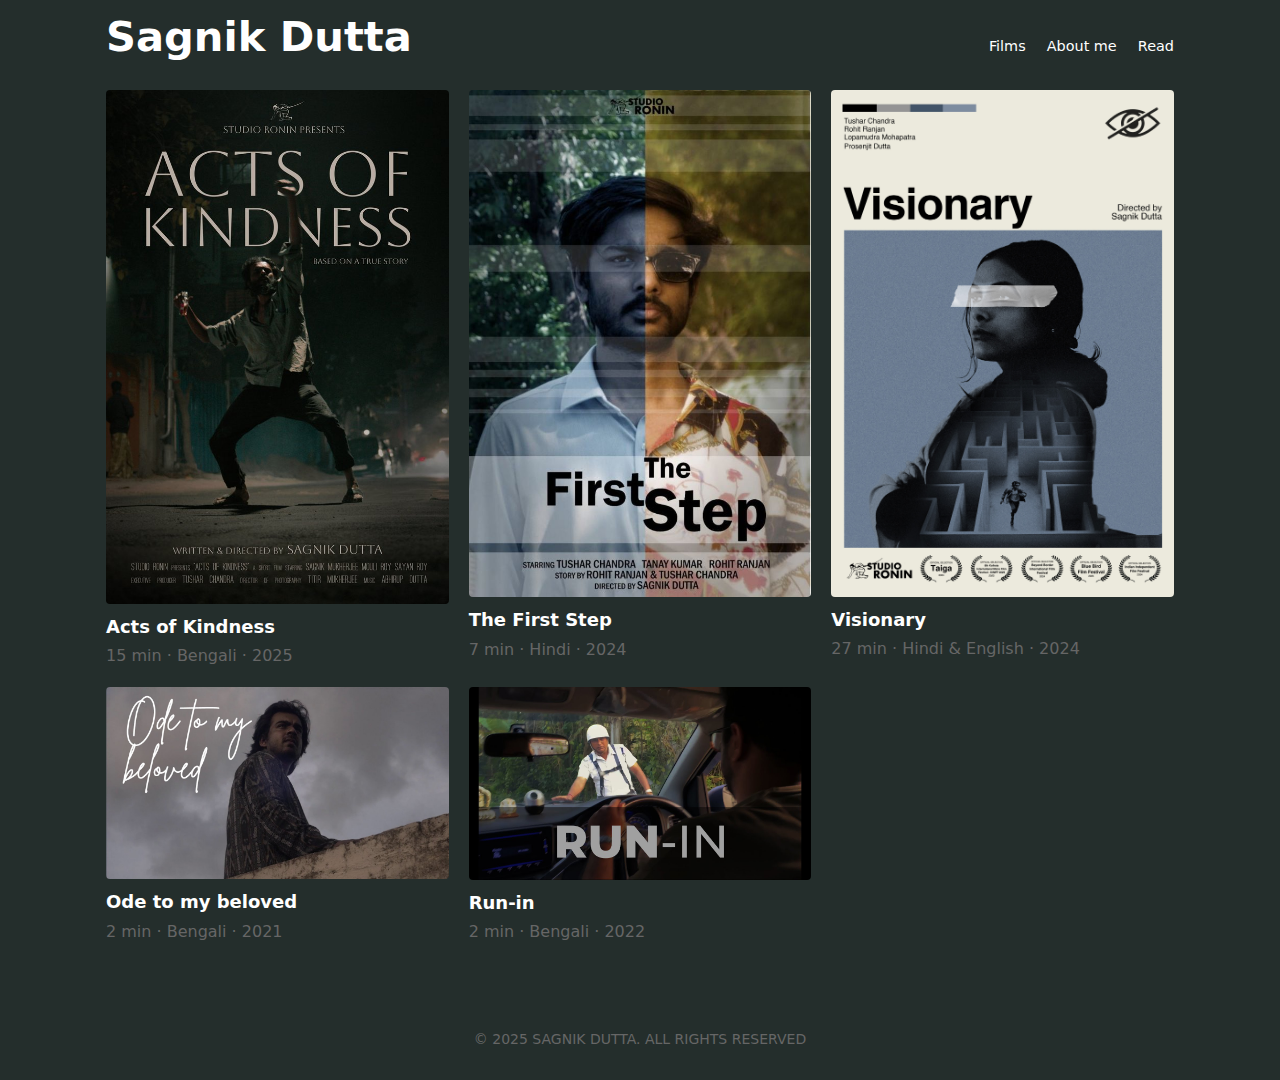
<file: index.html>
<!doctype html>
<html lang="en">
<head>
  <meta charset="utf-8" />
  <meta name="viewport" content="width=device-width,initial-scale=1" />
  <title>Sagnik Dutta — Films</title>
  <link rel="stylesheet" href="assets/css/style.css">
  <style>
    body {
      background-color: #242E2C;
      color: #ffffff;
      margin: 0;
      -webkit-font-smoothing: antialiased;
      -moz-osx-font-smoothing: grayscale;
    }
    a { color: #ffffff; text-decoration: none; }

    /* Header */
    .site-header {
      border-bottom: none !important;
      box-shadow: none !important;
      background: transparent !important;
    }
    .site-header .container {
      display: flex;
      align-items: flex-end;
      justify-content: space-between;
      padding: 1rem;
    }
    .brand {
      margin: 0;
      line-height: 1;
      font-size: 2.6rem;
      font-weight: 700;
      text-align: left;
    }

    /* Navigation */
    .main-nav {
      text-align: right;
    }
    .main-nav a {
      color: #ffffff;
      text-decoration: none;
      font-size: 0.9rem;
      margin-left: 1rem;
    }

    /* Hamburger toggle (hidden on desktop) */
    .menu-toggle {
      display: none;
      background: none;
      border: none;
      color: #fff;
      font-size: 1.8rem;
      cursor: pointer;
      margin-left: 1rem;
    }

    /* Films grid — max 3 per row */
    .films-grid {
      display: grid;
      grid-template-columns: repeat(3, 1fr);
      gap: 20px;
      align-items: start;
      padding: 1rem;
      max-width: 1100px; /* 3 cards with gaps */
      margin: 0 auto;
    }
    .film-card a { text-decoration: none; color: inherit; }
    .film-card .thumb {
      width: 100%;
      height: auto;
      display: block;
      object-fit: contain;
      border-radius: 4px;
      background: transparent;
    }
    .film-card .thumb-wrapper {
      width: 100%;
      display: flex;
      align-items: center;
      justify-content: center;
    }
    .film-card h2 { text-align: left; }

    /* Footer */
    .site-footer {
      border-top: none !important;
      margin-top: 40px;
      text-align: center;
      padding: 1rem;
    }

    /* Tablet (2 per row) */
    @media (max-width: 1024px) {
      .films-grid {
        grid-template-columns: repeat(2, 1fr);
        max-width: 750px;
      }
    }

    /* Mobile adjustments (1 per row) */
    @media (max-width: 768px) {
      .site-header .container {
        flex-wrap: wrap;
        align-items: center;
      }
      .main-nav {
        display: none;
        width: 100%;
        text-align: left;
        margin-top: 0.5rem;
      }
      .main-nav a {
        display: block;
        margin: 0.5rem 0;
      }
      .main-nav.active {
        display: block;
      }
      .menu-toggle {
        display: block;
      }
      .films-grid {
        grid-template-columns: 1fr;
        max-width: none;
      }
    }
  </style>
</head>
<body>
  <header class="site-header">
    <div class="container">
      <h1 class="brand">Sagnik Dutta</h1>
      <button class="menu-toggle" aria-label="Toggle Menu">☰</button>
      <nav class="main-nav">
        <a href="index.html">Films</a>
        <a href="about.html">About me</a>
        <a href="read.html">Read</a>
      </nav>
    </div>
  </header>

  <main class="container films-grid">
    <section class="film-card">
      <a href="acts-of-kindness.html">
        <div class="thumb-wrapper">
          <img class="thumb" src="assets/images/aok-poster.jpg" alt="Acts of Kindness poster">
        </div>
        <h2>Acts of Kindness</h2>
        <p>15 min · Bengali · 2025</p>
      </a>
    </section>

    <section class="film-card">
      <a href="the-first-step.html">
        <div class="thumb-wrapper">
          <img class="thumb" src="assets/images/firststep-poster.jpg" alt="The First Step poster">
        </div>
        <h2>The First Step</h2>
        <p>7 min · Hindi · 2024</p>
      </a>
    </section>

    <section class="film-card">
      <a href="visionary.html">
        <div class="thumb-wrapper">
          <img class="thumb" src="assets/images/visionary-poster.jpg" alt="Visionary poster">
        </div>
        <h2>Visionary</h2>
        <p>27 min · Hindi & English · 2024</p>
      </a>
    </section>

    <section class="film-card">
      <a href="ode-to-my-beloved.html">
        <div class="thumb-wrapper">
          <img class="thumb" src="assets/images/ode-poster.jpg" alt="Ode to my beloved poster">
        </div>
        <h2>Ode to my beloved</h2>
        <p>2 min · Bengali · 2021</p>
      </a>
    </section>

    <section class="film-card">
      <a href="run-in.html">
        <div class="thumb-wrapper">
          <img class="thumb" src="assets/images/runin-poster.jpg" alt="Run-in poster">
        </div>
        <h2>Run-in</h2>
        <p>2 min · Bengali · 2022</p>
      </a>
    </section>
  </main>

  <footer class="site-footer">
    <p>© 2025 SAGNIK DUTTA. ALL RIGHTS RESERVED</p>
  </footer>

  <script>
    document.querySelector(".menu-toggle").addEventListener("click", () => {
      document.querySelector(".main-nav").classList.toggle("active");
    });
  </script>
</body>
</html>
</file>
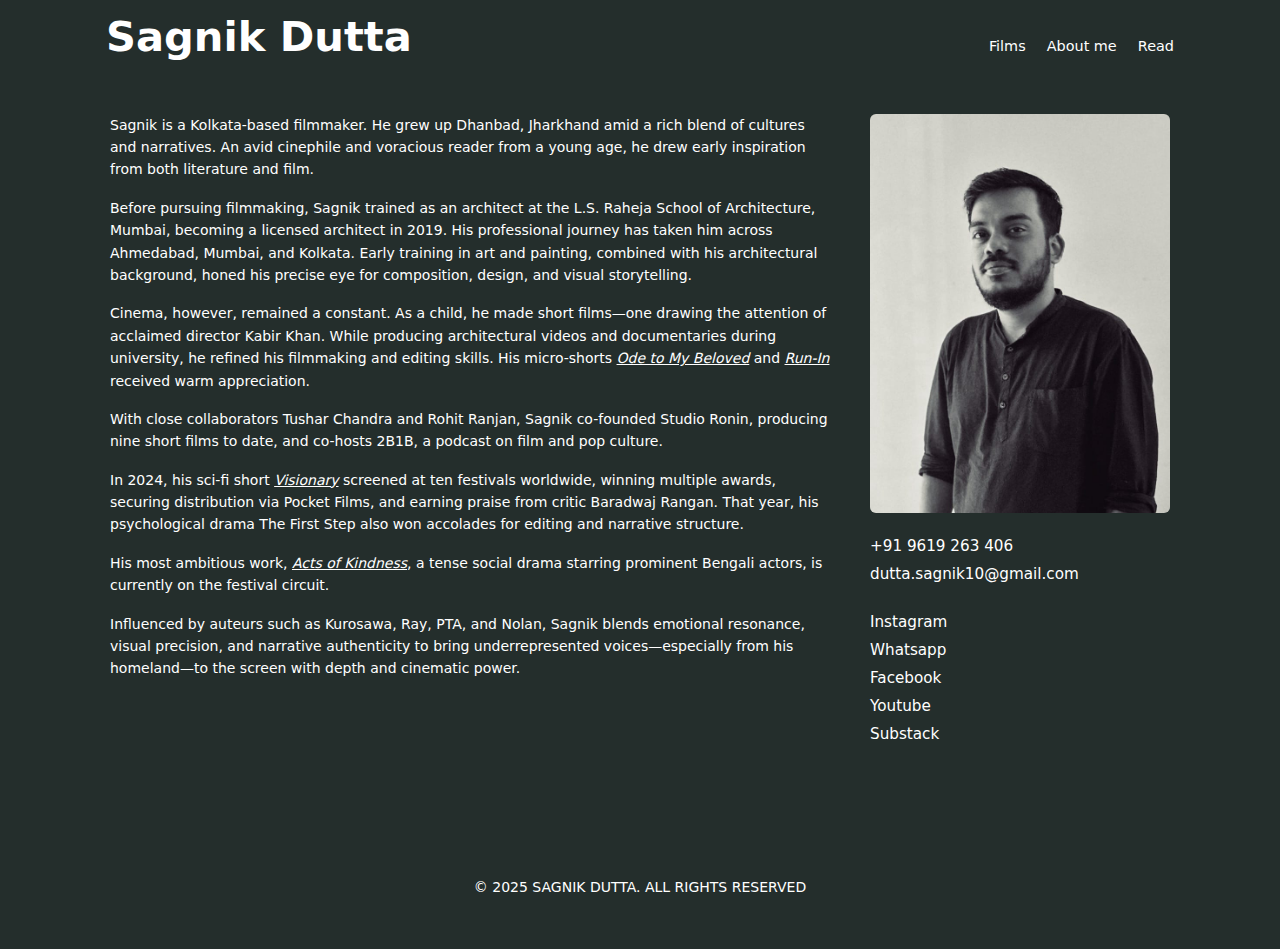
<file: about.html>
<!doctype html>
<html lang="en">
<head>
  <meta charset="utf-8" />
  <meta name="viewport" content="width=device-width,initial-scale=1" />
  <title>Sagnik Dutta — Films</title>
  <link rel="stylesheet" href="assets/css/style.css">
  <style>
    body {
      background-color: #242E2C;
      color: #ffffff;
      margin: 0;
      -webkit-font-smoothing: antialiased;
      -moz-osx-font-smoothing: grayscale;
    }

    /* Force all text to white */
    h1, h2, h3, p, nav, footer, .main-nav a, a, .contact p, .contact a {
      color: #ffffff !important;
    }

    /* Header */
    .site-header {
      border-bottom: none !important;
      box-shadow: none !important;
      background: transparent !important;
    }
    .site-header .container {
      display: flex;
      align-items: flex-end;
      justify-content: space-between;
      padding: 1rem;
    }
    .brand {
      margin: 0;
      line-height: 1;
      font-size: 2.6rem;
      font-weight: 700;
    }
    .main-nav {
      text-align: right;
    }
    .main-nav a {
      text-decoration: none;
      font-size: 0.9rem;
      margin-left: 1rem;
    }
    .menu-toggle {
      display: none;
      background: none;
      border: none;
      color: #fff;
      font-size: 1.8rem;
      cursor: pointer;
      margin-left: 1rem;
    }

    /* Main content wrapper */
    .main-inner {
      max-width: 1100px;
      margin: 0 auto;
      padding: 40px 20px;
      box-sizing: border-box;
    }

    /* Bio layout */
    .bio {
      display: flex;
      gap: 40px;
      align-items: flex-start;
      justify-content: space-between;
      width: 100%;
      box-sizing: border-box;
    }
    .bio-text {
      flex: 1 1 auto;
      text-align: left;
      min-width: 0;
      font-size: 0.875rem;
    }
    .bio-text p {
      margin: 0 0 1rem 0;
      line-height: 1.6;
    }
    .bio-text a {
      text-decoration: underline;
    }

    /* Sidebar */
    .bio-image {
      flex: 0 0 300px;
      max-width: 320px;
      display: flex;
      flex-direction: column;
      align-items: flex-start;
      text-align: left;
      gap: 16px;
      box-sizing: border-box;
    }
    .bio-image img {
      width: 100%;
      height: auto;
      border-radius: 6px;
      object-fit: cover;
    }
    .contact {
      width: 100%;
    }
    .contact p {
      margin: 6px 0;
      font-size: 0.95rem;
    }
    .contact a {
      display: block;
      margin: 6px 0 0 0;
      font-size: 0.95rem;
      text-decoration: none;
    }
    .contact p + a {
      margin-top: 1.6rem;
    }
    .contact a:hover {
      text-decoration: underline;
    }

    /* Footer */
    .site-footer {
      border-top: none !important;
      margin-top: 40px;
      text-align: center;
      padding: 1rem;
    }

    /* Tablet */
    @media (max-width: 880px) {
      .bio {
        flex-direction: column;
        gap: 20px;
      }
      .bio-image {
        flex: 0 0 auto;
        max-width: 100%;
        align-items: flex-start;
      }
      .bio-image img {
        max-width: 260px;
      }
    }

    /* Mobile nav adjustments */
    @media (max-width: 768px) {
      .site-header .container {
        flex-wrap: wrap;
        align-items: center;
      }
      .main-nav {
        display: none;
        width: 100%;
        text-align: left;
        margin-top: 0.5rem;
      }
      .main-nav a {
        display: block;
        margin: 0.5rem 0;
      }
      .main-nav.active {
        display: block;
      }
      .menu-toggle {
        display: block;
      }
      .main-inner {
        padding: 20px;
      }
    }
  </style>
</head>
<body>
  <header class="site-header">
    <div class="container">
      <h1 class="brand">Sagnik Dutta</h1>
      <button class="menu-toggle" aria-label="Toggle Menu">☰</button>
      <nav class="main-nav">
        <a href="index.html">Films</a>
        <a href="about.html">About me</a>
        <a href="read.html">Read</a>
      </nav>
    </div>
  </header>

  <main>
    <div class="container main-inner">
      <div class="bio">
        <div class="bio-text">
          <p>Sagnik is a Kolkata-based filmmaker. He grew up Dhanbad, Jharkhand amid a rich blend of cultures and narratives. An avid cinephile and voracious reader from a young age, he drew early inspiration from both literature and film.</p>

<p>Before pursuing filmmaking, Sagnik trained as an architect at the L.S. Raheja School of Architecture, Mumbai, becoming a licensed architect in 2019. His professional journey has taken him across Ahmedabad, Mumbai, and Kolkata. Early training in art and painting, combined with his architectural background, honed his precise eye for composition, design, and visual storytelling.</p>

<p>Cinema, however, remained a constant. As a child, he made short films—one drawing the attention of acclaimed director Kabir Khan. While producing architectural videos and documentaries during university, he refined his filmmaking and editing skills. His micro-shorts <i><a href="ode-to-my-beloved.html">Ode to My Beloved</a></i> and <i><a href="run-in.html">Run-In</a></i> received warm appreciation.</p>

<p>With close collaborators Tushar Chandra and Rohit Ranjan, Sagnik co-founded Studio Ronin, producing nine short films to date, and co-hosts 2B1B, a podcast on film and pop culture.</p>

<p>In 2024, his sci-fi short <i><a href="visionary.html">Visionary</a></i> screened at ten festivals worldwide, winning multiple awards, securing distribution via Pocket Films, and earning praise from critic Baradwaj Rangan. That year, his psychological drama The First Step also won accolades for editing and narrative structure.</p>

<p>His most ambitious work, <i><a href="acts-of-kindness.html">Acts of Kindness</a></i>, a tense social drama starring prominent Bengali actors, is currently on the festival circuit.</p>

<p>Influenced by auteurs such as Kurosawa, Ray, PTA, and Nolan, Sagnik blends emotional resonance, visual precision, and narrative authenticity to bring underrepresented voices—especially from his homeland—to the screen with depth and cinematic power.</p>
        </div>

        <div class="bio-image" aria-label="Contact and photo">
          <img src="assets/images/sagnik-photo.jpg" alt="Sagnik Dutta">
          <div class="contact">
            <p>+91 9619 263 406</p>
            <p>dutta.sagnik10@gmail.com</p>
            <a href="https://www.instagram.com/dutta_saurus/" target="_blank" rel="noopener">Instagram</a>
            <a href="https://wa.me/0919619263406" target="_blank" rel="noopener">Whatsapp</a>
            <a href="https://www.facebook.com/duttasaurus" target="_blank" rel="noopener">Facebook</a>
            <a href="https://www.youtube.com/@dropoutNo07" target="_blank" rel="noopener">Youtube</a>
            <a href="https://www.duttasaurus.substack.com/" target="_blank" rel="noopener">Substack</a>
          </div>
        </div>
      </div>
    </div>
  </main>

  <footer class="site-footer">
    <div class="container">
      <p>© 2025 SAGNIK DUTTA. ALL RIGHTS RESERVED</p>
    </div>
  </footer>

  <script>
    document.querySelector(".menu-toggle").addEventListener("click", () => {
      document.querySelector(".main-nav").classList.toggle("active");
    });
  </script>
</body>
</html>
</file>
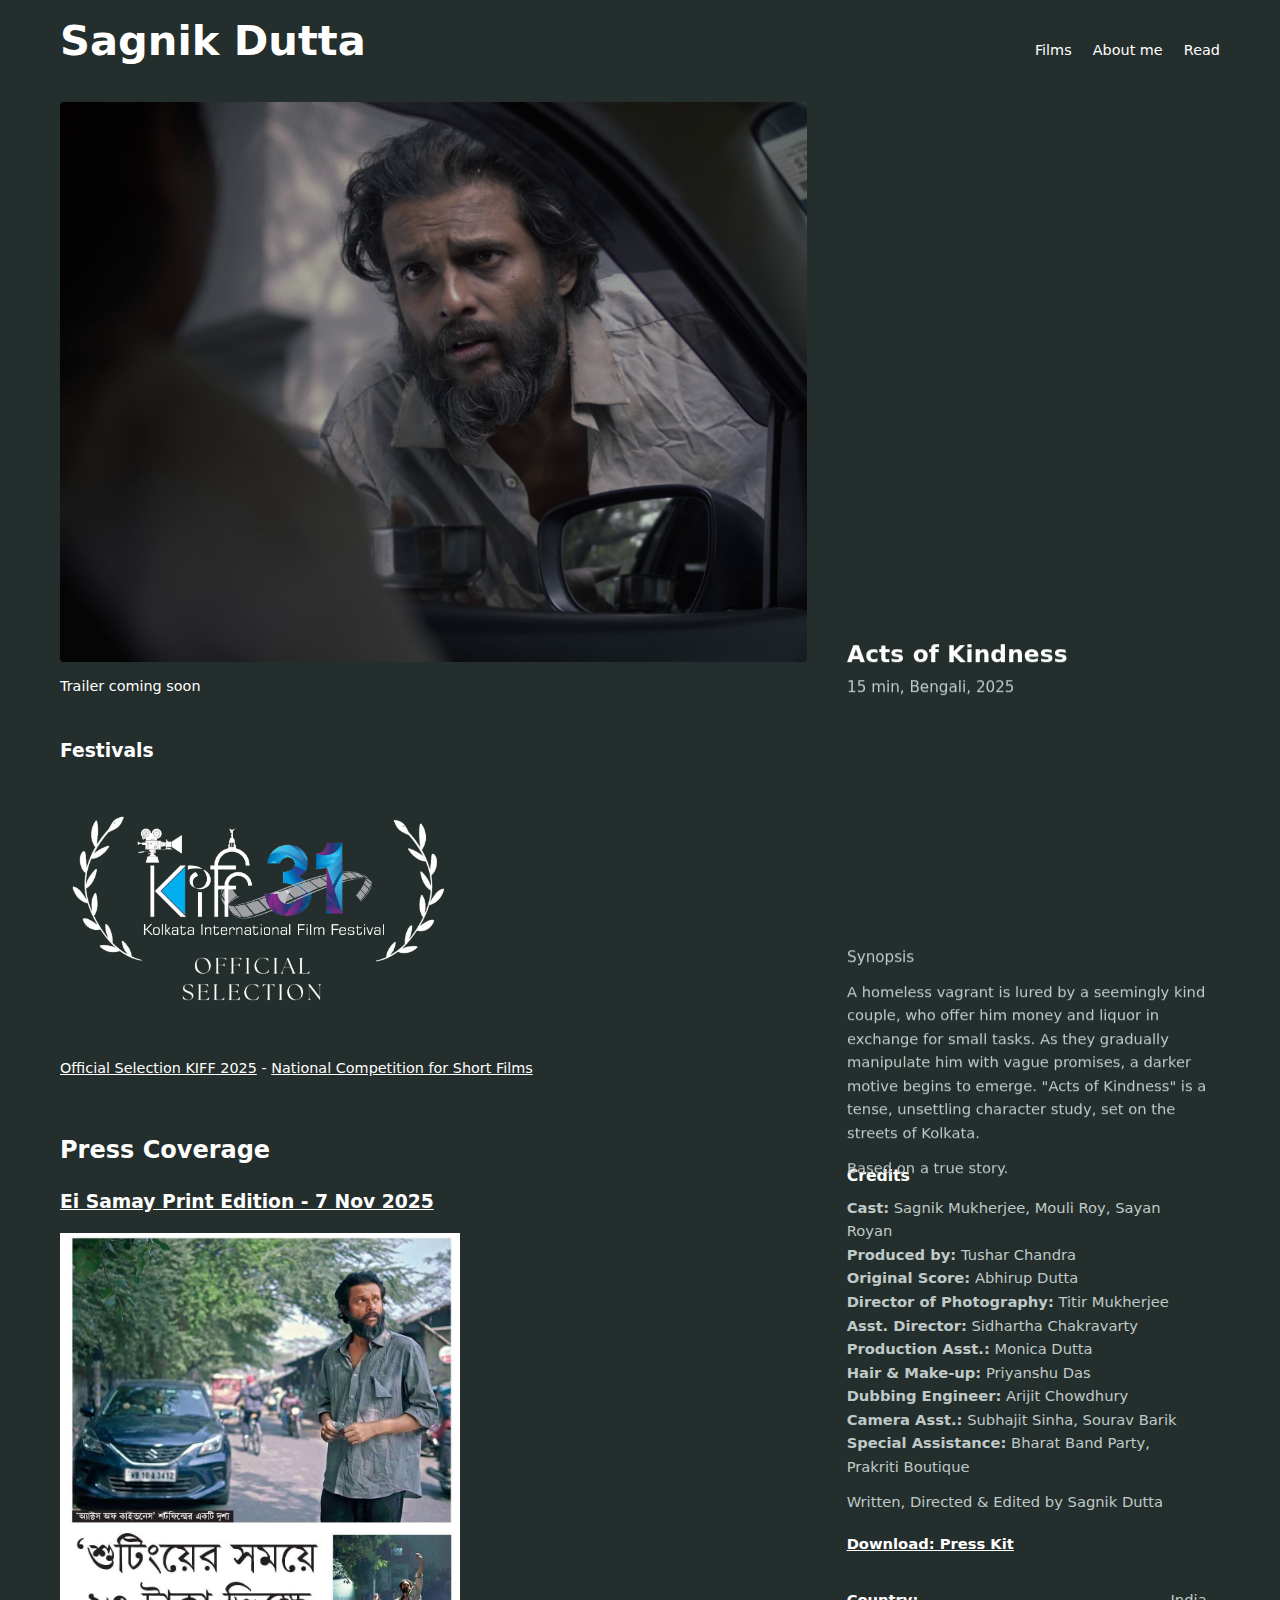
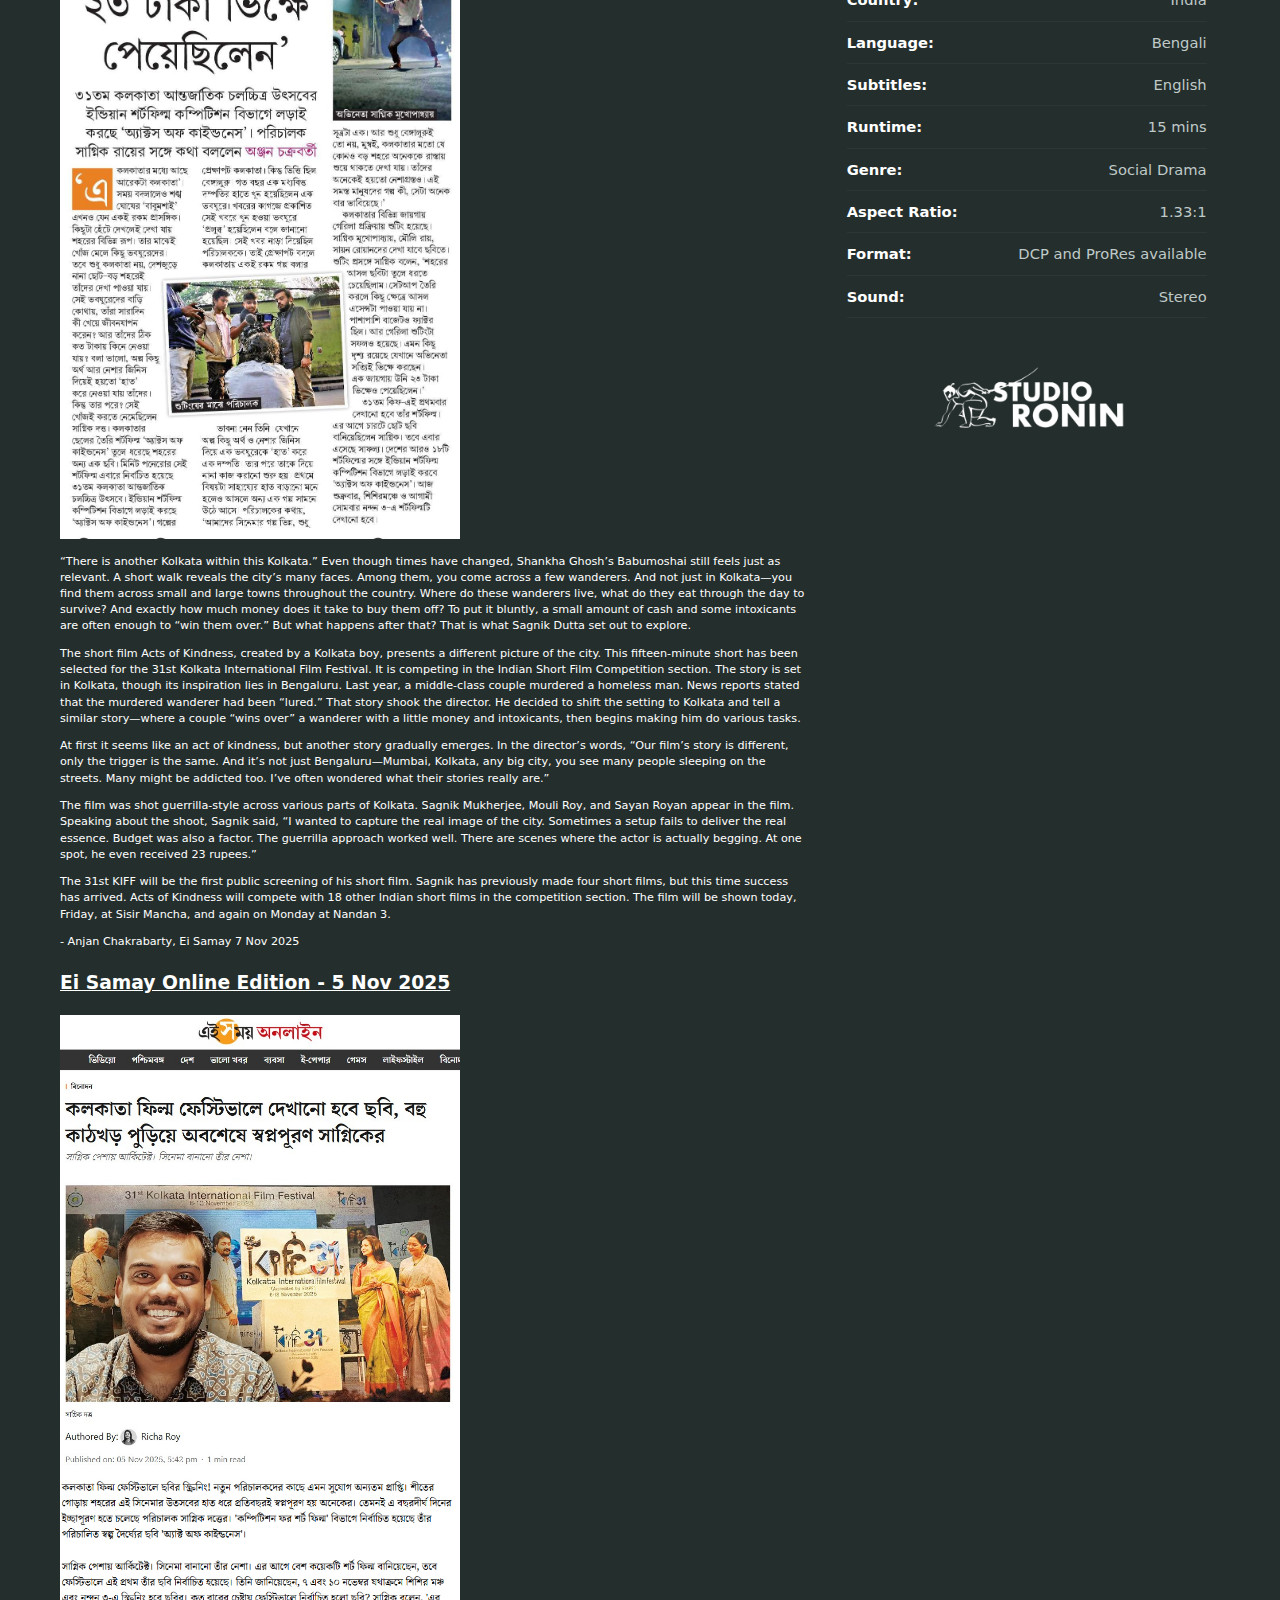
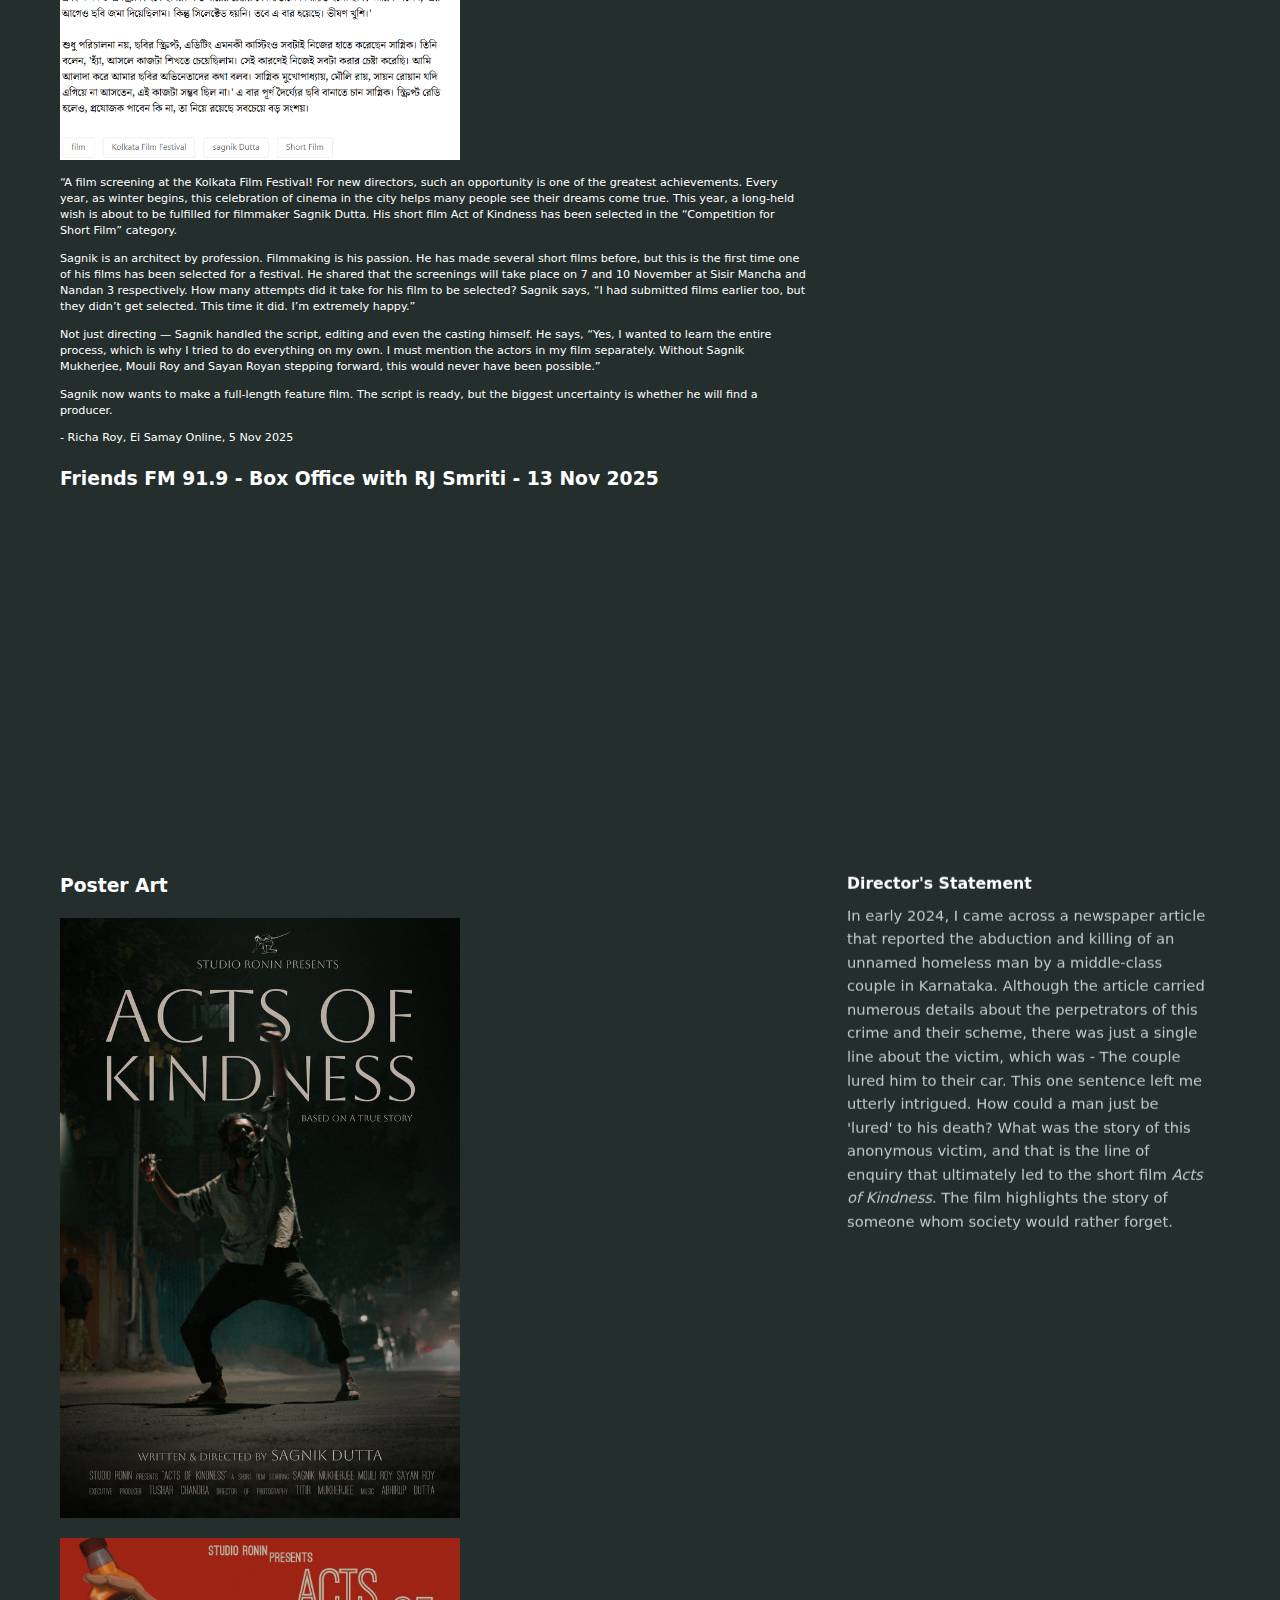
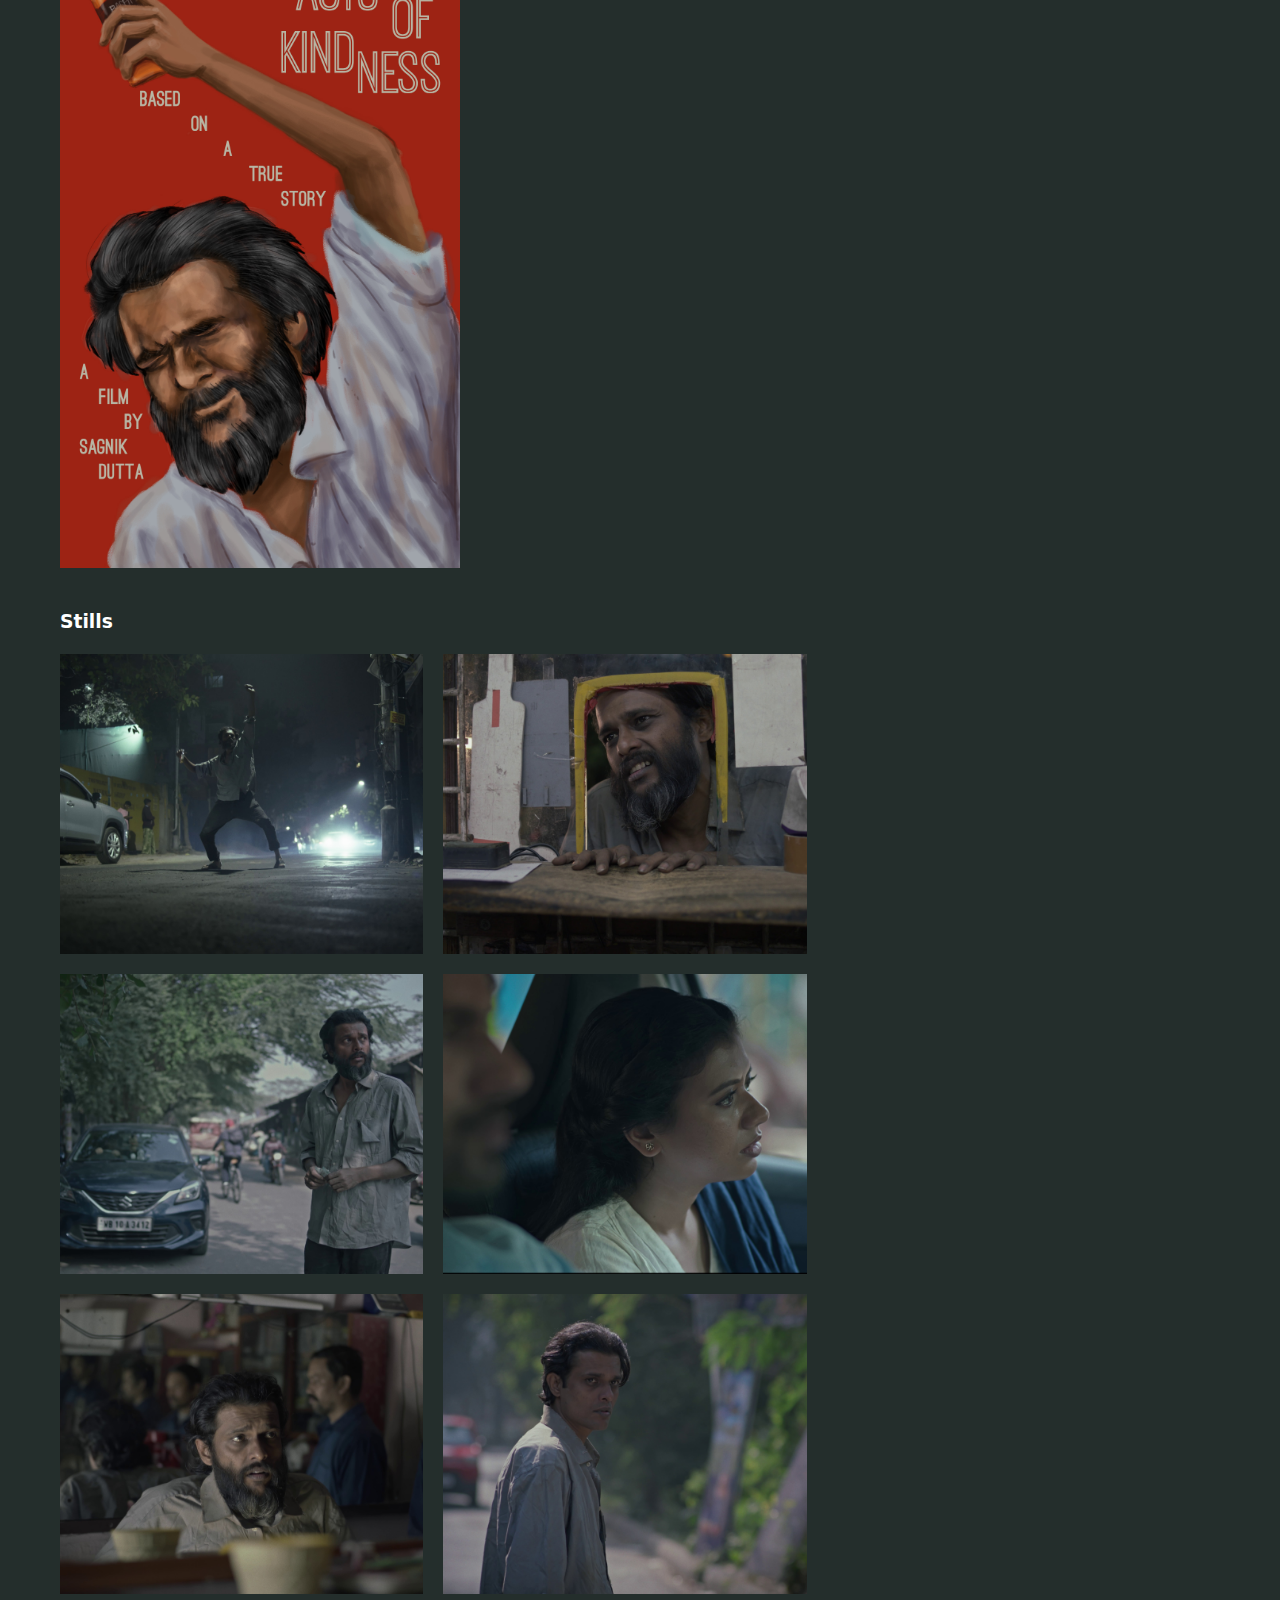
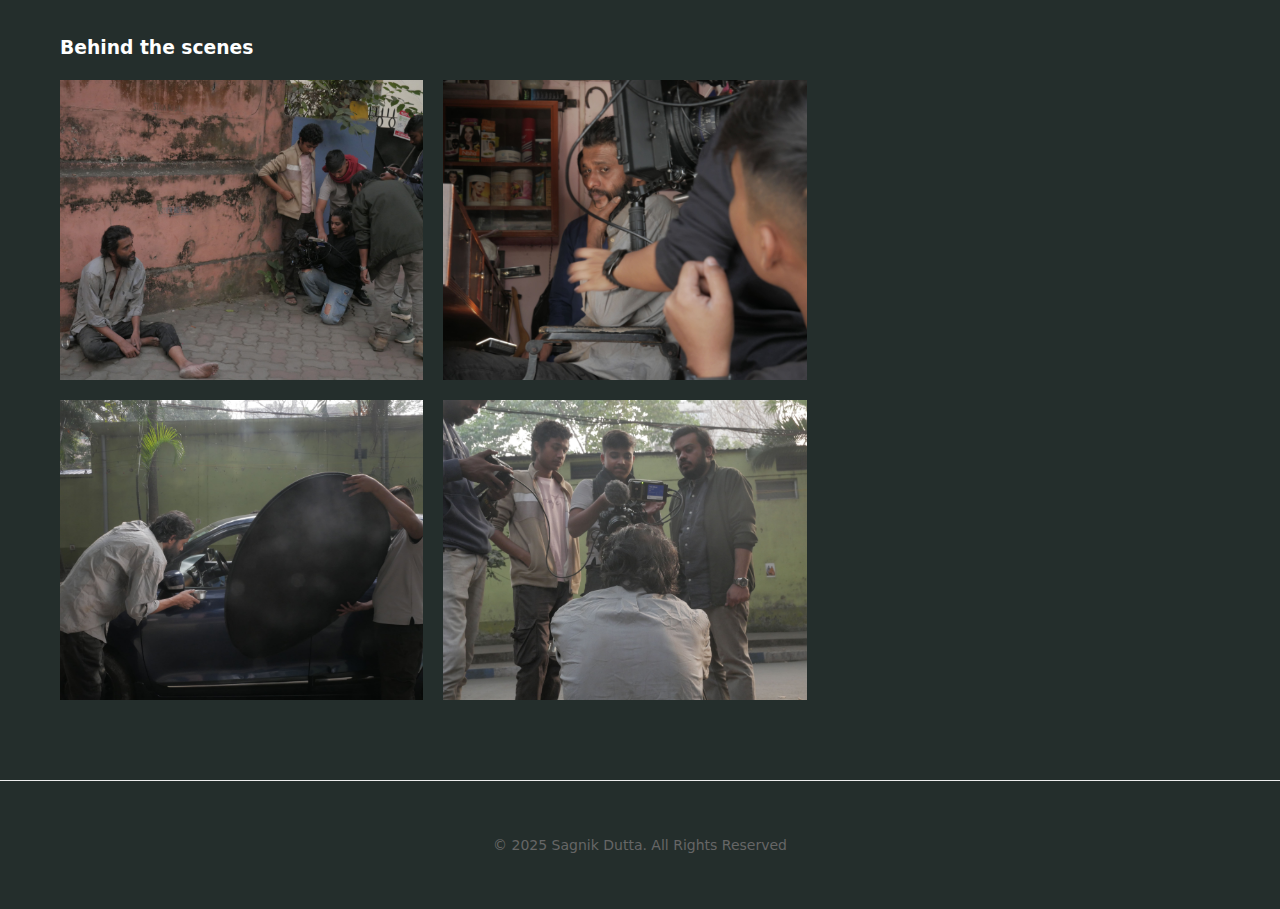
<file: acts-of-kindness.html>
<!doctype html>
<html lang="en">
<head>
  <meta charset="utf-8" />
  <meta name="viewport" content="width=device-width,initial-scale=1" />
  <title>Acts of Kindness</title>
  <link rel="stylesheet" href="assets/css/style.css">
  <style>
    /* -- Right-column text tweaks only (keeps everything else unchanged) */
    :root{
      --muted-text: #bfc9c8;
      --heading: #ffffff;
    }
    body {
      background-color: #242E2C;
      color: var(--heading);
      margin: 0;
      -webkit-font-smoothing: antialiased;
      -moz-osx-font-smoothing: grayscale;
      font-family: system-ui, -apple-system, "Segoe UI", Roboto, "Helvetica Neue", Arial;
    }

    /* preserve original header/footer styles (unchanged) */
    .site-header {
      border-bottom: none !important;
      box-shadow: none !important;
      background: transparent !important;
      margin-top: 20px;
    }
    .site-header .container {
      display: flex;
      align-items: flex-end;
      justify-content: space-between;
      max-width: 1200px;
      margin: 0 auto;
      padding: 0 20px;
    }
    a { color: #ffffff; }
    .main-nav a {
      color: #ffffff;
      text-decoration: none;
      font-size: 0.9rem;
      margin-left: 1rem;
    }
    .brand {
      margin: 0;
      line-height: 1;
      font-size: 2.6rem;
      font-weight: 700;
      color: #ffffff;
      text-align: left;
    }
    .main-nav {
      text-align: right;
    }

    /* --- THE ONLY CHANGES: right-column typography + narrow width + spacing --- */
    /* top-align the grid cell for the right column */
    main > div:nth-child(2) {
      align-self: start;
    }

    .film-info h1 {
      margin: 0 0 6px 0;
      font-size: 1.45rem;
      font-weight: 700;
      color: var(--heading);
      letter-spacing: 0.2px;
    }
    .film-info > p:first-of-type {
      margin: 0 0 12px 0;
      color: var(--muted-text);
      font-size: 0.95rem;
      font-weight: 500;
      line-height: 1.35;
    }
    .film-info h3,
    .director-statement h3,
    .credits h3 {
      margin: 14px 0 8px 0;
      font-size: 0.98rem;
      font-weight: 600;
      color: var(--heading);
    }

    /* body copy style and column width */
    .film-info p,
    .director-statement p,
    .credits p {
      color: var(--muted-text);
      font-size: 0.92rem;
      line-height: 1.6;
      margin: 0 0 12px 0;
      max-width: 360px; /* narrow right column like the mockup */
    }

    /* download link emphasis */
    .credits a[download] {
      color: #ffffff;
      font-weight: 700;
      text-decoration: underline;
      display: inline-block;
      margin-top: 6px;
      margin-bottom: 10px;
    }

    /* credits as rows */
    .credits ul {
      list-style: none;
      padding-left: 0;
      margin: 14px 0 0 0;
      max-width: 360px;
    }
    .credits ul li {
      padding: 10px 0;
      border-bottom: 1px solid rgba(255,255,255,0.04);
      color: var(--muted-text);
      font-size: 0.92rem;
      display: flex;
      justify-content: space-between;
      align-items: center;
    }
    .credits ul li strong {
      display: inline-block;
      min-width: 120px;
      color: var(--heading);
      font-weight: 600;
      margin-right: 12px;
      font-size: 0.92rem;
    }

    /* ensure text blocks are allowed to be shifted (transforms) */
    .film-info, .director-statement {
      will-change: transform;
    }

    /* responsive safety: disable JS-driven alignment on stacked mobile layout */
    @media (max-width: 980px) {
      .film-info p, .director-statement p, .credits p, .credits ul { max-width: 100%; }
      .credits ul li { min-width: 0; display: block; padding: 8px 0; border-bottom: 1px solid rgba(255,255,255,0.03); }
      .credits ul li strong { display:block; margin-bottom:6px; }
    }

    /* -----------------------
       MOBILE-ONLY ADJUSTMENTS
       - these override inline widths/heights on small screens
       - DO NOT affect desktop layout
       ----------------------- */
    @media (max-width: 980px) {
      html { -webkit-text-size-adjust: 100%; }

      /* stack the two columns, reduce padding and gap for phones */
      main {
        /* grid desktop preserved by inline style; on mobile override to single-column flex */
        display: flex !important;
        flex-direction: column;
        gap: 20px !important;
        padding: 20px 12px !important;
        max-width: 100% !important;
      }

      /* IMPORTANT: make the left/right wrapper "transparent" so their children
         become direct children of main — this allows ordering across former wrappers.
         This only applies on mobile, desktop keeps original wrappers and grid. */
      .left-col, .right-col {
        display: contents;
      }

      /* Now assign explicit visual order for mobile (1..7) — preserves desktop */
      .film-hero { order: 1; }
      /* both film-info blocks (title + synopsis) appear after hero, in source order */
      .film-info { order: 2; }
	.festivals { order: 3; }
      .press-coverage { order: 4; }
      .poster-art { order: 5; }
      .director-statement { order: 6; }
      .credits { order: 7; }
      .stills { order: 8; }
      .bts { order: 9; }
	.main-logo { order: 10; }

      /* header stacks vertically on mobile (preserves desktop flex on larger screens) */
      .site-header .container {
        flex-direction: column;
        align-items: center;
        justify-content: center;
        gap: 10px;
        padding: 0 12px;
      }
      .brand {
        font-size: 1.8rem;
        text-align: center;
      }
      .main-nav {
        text-align: center;
      }
      .main-nav a {
        margin-left: 0.6rem;
        font-size: 1rem;
        padding: 6px 6px;
        display: inline-block;
      }

      /* override fixed poster image sizes from inline attributes */
      .poster-art img,
      .poster-art .zoomable,
      .film-hero img,
      .gallery img,
      .bts img {
        width: 100% !important;
        height: auto !important;
        max-width: 100%;
        object-fit: cover !important;
        border-radius: 4px;
      }

      /* poster art layout: single column, but keep spacing */
      .poster-art > div {
        display: flex;
        flex-direction: column;
        gap: 12px;
      }

      /* gallery and BTS -> single column on phones */
      .gallery {
        grid-template-columns: 1fr !important;
      }

      /* tighten up right column spacing on mobile */
      .film-info, .director-statement, .credits {
        margin-bottom: 28px !important;
      }

      /* scale down the main logo for mobile */
      .main-logo img {
        max-width: 160px;
      }

      /* make zoomable targets touch-friendly */
      .zoomable {
        touch-action: manipulation;
        cursor: zoom-in;
      }
    }
  </style>
</head>
<body>
  <header class="site-header">
    <div class="container">
      <h1 class="brand">Sagnik Dutta</h1>
      <nav class="main-nav">
        <a href="index.html">Films</a>
        <a href="about.html">About me</a>
        <a href="read.html">Read</a>
      </nav>
    </div>
  </header>

  <!-- KEEP THE LAYOUT & IMAGES EXACTLY AS BEFORE (no structural changes to desktop).
       The two main child divs have classes now so we can use display:contents on mobile only. -->
  <main style="max-width: 1200px; margin: 0 auto; display: grid; grid-template-columns: 2fr 1fr; gap: 40px; padding: 40px 20px;">
    <!-- LEFT COLUMN -->
    <div class="left-col">
      <section class="film-hero" style="margin-bottom: 40px;">
        <img src="assets/images/aok_still1.jpg" alt="Acts of Kindness main poster" class="zoomable" style="width:100%; height:auto; border-radius:4px;" />
        <p style="font-size:0.9rem; margin-top:8px;">Trailer coming soon</p>
      </section>
<section class="festivals" style="margin-bottom: 40px;">
        <h3>Festivals</h3>
        <div style="display:flex; gap:20px; flex-wrap:wrap;">
          <img src="assets/images/AoK_fest1.png" alt="Festival 1" style="width:400px; height:auto;" />
          <p style="font-size:0.9rem; margin-top:8px;"><a href="https://archive.ph/D01Q9">Official Selection KIFF 2025</a> - <a href="https://archive.ph/vvuuS">National Competition for Short Films</a></p>
        </div>
      </section>
<section class="press-coverage" style="margin-bottom: 40px;">
        <h2>Press Coverage</h2>
        <h3><a href="https://epaper.eisamay.co.in/imageview_12526_3714_4_1_07-11-2025_9_i_1_sf.html">Ei Samay Print Edition - 7 Nov 2025</a></h3>
<img src="assets/images/Aok_Eisamay Print_7th Nov.jpg" alt="Acts of Kindness poster 1" class="zoomable" style="width:400px; height:auto; object-fit:cover;" />
        <p style="font-size:0.7rem; margin-top:8px;">“There is another Kolkata within this Kolkata.” Even though times have changed, Shankha Ghosh’s Babumoshai still feels just as relevant. A short walk reveals the city’s many faces. Among them, you come across a few wanderers. And not just in Kolkata—you find them across small and large towns throughout the country. Where do these wanderers live, what do they eat through the day to survive? And exactly how much money does it take to buy them off? To put it bluntly, a small amount of cash and some intoxicants are often enough to “win them over.” But what happens after that? That is what Sagnik Dutta set out to explore.</p>

<p style="font-size:0.7rem; margin-top:8px;">The short film Acts of Kindness, created by a Kolkata boy, presents a different picture of the city. This fifteen-minute short has been selected for the 31st Kolkata International Film Festival. It is competing in the Indian Short Film Competition section. The story is set in Kolkata, though its inspiration lies in Bengaluru. Last year, a middle-class couple murdered a homeless man. News reports stated that the murdered wanderer had been “lured.” That story shook the director. He decided to shift the setting to Kolkata and tell a similar story—where a couple “wins over” a wanderer with a little money and intoxicants, then begins making him do various tasks.</p>

<p style="font-size:0.7rem; margin-top:8px;">At first it seems like an act of kindness, but another story gradually emerges. In the director’s words, “Our film’s story is different, only the trigger is the same. And it’s not just Bengaluru—Mumbai, Kolkata, any big city, you see many people sleeping on the streets. Many might be addicted too. I’ve often wondered what their stories really are.”</p>

<p style="font-size:0.7rem; margin-top:8px;">The film was shot guerrilla-style across various parts of Kolkata. Sagnik Mukherjee, Mouli Roy, and Sayan Royan appear in the film. Speaking about the shoot, Sagnik said, “I wanted to capture the real image of the city. Sometimes a setup fails to deliver the real essence. Budget was also a factor. The guerrilla approach worked well. There are scenes where the actor is actually begging. At one spot, he even received 23 rupees.”</p>

<p style="font-size:0.7rem; margin-top:8px;">The 31st KIFF will be the first public screening of his short film. Sagnik has previously made four short films, but this time success has arrived. Acts of Kindness will compete with 18 other Indian short films in the competition section. The film will be shown today, Friday, at Sisir Mancha, and again on Monday at Nandan 3.</p>
<p style="font-size:0.7rem; margin-top:8px;">- Anjan Chakrabarty, Ei Samay 7 Nov 2025</p>
        <!-- Right-aligned line -->
        
<h3><a href="https://eisamay.com/entertainment/newcomer-director-sagnik-duttas-first-film-selected-at-kolkata-film-festival/200435534.cms">Ei Samay Online Edition - 5 Nov 2025</a></h3>
<img src="assets/images/AoK_Eisamay Online 5Nov25.jpg" alt="Acts of Kindness poster 1" class="zoomable" style="width:400px; height:auto; object-fit:cover;" />
        <p style="font-size:0.7rem; margin-top:8px;">“A film screening at the Kolkata Film Festival! For new directors, such an opportunity is one of the greatest achievements. Every year, as winter begins, this celebration of cinema in the city helps many people see their dreams come true. This year, a long-held wish is about to be fulfilled for filmmaker Sagnik Dutta. His short film Act of Kindness has been selected in the “Competition for Short Film” category. </p>

<p style="font-size:0.7rem; margin-top:8px;">Sagnik is an architect by profession. Filmmaking is his passion. He has made several short films before, but this is the first time one of his films has been selected for a festival. He shared that the screenings will take place on 7 and 10 November at Sisir Mancha and Nandan 3 respectively. How many attempts did it take for his film to be selected? Sagnik says, “I had submitted films earlier too, but they didn’t get selected. This time it did. I’m extremely happy.” </p>

<p style="font-size:0.7rem; margin-top:8px;">Not just directing — Sagnik handled the script, editing and even the casting himself. He says, “Yes, I wanted to learn the entire process, which is why I tried to do everything on my own. I must mention the actors in my film separately. Without Sagnik Mukherjee, Mouli Roy and Sayan Royan stepping forward, this would never have been possible.” </p>

<p style="font-size:0.7rem; margin-top:8px;">Sagnik now wants to make a full-length feature film. The script is ready, but the biggest uncertainty is whether he will find a producer.</p>

<p style="font-size:0.7rem; margin-top:8px;">- Richa Roy, Ei Samay Online, 5 Nov 2025</p>     

<h3>Friends FM 91.9 - Box Office with RJ Smriti - 13 Nov 2025</h3>
<iframe width="560" height="315" src="https://www.youtube.com/embed/o96U8EnEZ3A?si=ckkyfoshoehvrIvY" title="YouTube video player" frameborder="0" allow="accelerometer; autoplay; clipboard-write; encrypted-media; gyroscope; picture-in-picture; web-share" referrerpolicy="strict-origin-when-cross-origin" allowfullscreen></iframe>

      </section>

      <section class="poster-art" style="margin-bottom: 40px;">
        <h3>Poster Art</h3>
        <div style="display:flex; gap:20px; flex-wrap:wrap;">
          <img src="assets/images/aok-poster.jpg" alt="Acts of Kindness poster 1" class="zoomable" style="width:400px; height:600px; object-fit:cover;" />
          <img src="assets/images/aok-poster2.jpg" alt="Acts of Kindness poster 2" class="zoomable" style="width:400px; height:630px; object-fit:cover;" />
        </div>
      </section>

      <section class="stills" style="margin-bottom: 40px;">
        <h3>Stills</h3>
        <div class="gallery" style="display:grid; grid-template-columns:repeat(2,1fr); gap:20px;">
          <img src="assets/images/aok_still2.jpg" alt="Film still 1" class="zoomable" style="width:100%; height:300px; object-fit:cover;" />
          <img src="assets/images/aok_still3.jpg" alt="Film still 2" class="zoomable" style="width:100%; height:300px; object-fit:cover;" />
          <img src="assets/images/aok_still4.jpg" alt="Film still 3" class="zoomable" style="width:100%; height:300px; object-fit:cover;" />
          <img src="assets/images/aok_still5.jpg" alt="Film still 4" class="zoomable" style="width:100%; height:300px; object-fit:cover;" />
          <img src="assets/images/aok_still6.jpg" alt="Film still 5" class="zoomable" style="width:100%; height:300px; object-fit:cover;" />
          <img src="assets/images/aok_still9.jpg" alt="Film still 6" class="zoomable" style="width:100%; height:300px; object-fit:cover;" />
        </div>
      </section>

      <section class="bts">
        <h3>Behind the scenes</h3>
        <div class="gallery" style="display:grid; grid-template-columns:repeat(2,1fr); gap:20px;">
          <img src="assets/images/aok_bts1.jpg" alt="Behind the scenes 1" class="zoomable" style="width:100%; height:300px; object-fit:cover;" />
          <img src="assets/images/aok_bts2.jpg" alt="Behind the scenes 2" class="zoomable" style="width:100%; height:300px; object-fit:cover;" />
          <img src="assets/images/aok_bts3.jpg" alt="Behind the scenes 3" class="zoomable" style="width:100%; height:300px; object-fit:cover;" />
          <img src="assets/images/aok_bts4.jpg" alt="Behind the scenes 4" class="zoomable" style="width:100%; height:300px; object-fit:cover;" />
        </div>
      </section>
    </div>

    <!-- RIGHT COLUMN: ONLY TEXT SECTIONS (we will only visually reorder on mobile via CSS) -->
    <div class="right-col">
      <section class="film-info" style="margin-bottom: 250px;">
        <h1>Acts of Kindness</h1>
        <p>15 min, Bengali, 2025</p>
      </section>

      <section class="film-info" style="margin-bottom: 120px;">
        <p>Synopsis</p>
        <p>A homeless vagrant is lured by a seemingly kind couple, who offer him money and liquor in exchange for small tasks. As they gradually manipulate him with vague promises, a darker motive begins to emerge. "Acts of Kindness" is a tense, unsettling character study, set on the streets of Kolkata.</p>
        <p>Based on a true story.</p>
      </section>

      <section class="director-statement" style="margin-bottom: 40px;">
        <h3>Director's Statement</h3>
        <p>In early 2024, I came across a newspaper article that reported the abduction and killing of an unnamed homeless man by a middle-class couple in Karnataka. Although the article carried numerous details about the perpetrators of this crime and their scheme, there was just a single line about the victim, which was - The couple lured him to their car. This one sentence left me utterly intrigued. How could a man just be 'lured' to his death? What was the story of this anonymous victim, and that is the line of enquiry that ultimately led to the short film <em>Acts of Kindness</em>. The film highlights the story of someone whom society would rather forget.</p>
      </section>

      <section class="credits">
        <h3>Credits</h3>
        <p><strong>Cast:</strong> Sagnik Mukherjee, Mouli Roy, Sayan Royan<br>
        <strong>Produced by:</strong> Tushar Chandra<br>
        <strong>Original Score:</strong> Abhirup Dutta<br>
        <strong>Director of Photography:</strong> Titir Mukherjee<br>
        <strong>Asst. Director:</strong> Sidhartha Chakravarty<br>
        <strong>Production Asst.:</strong> Monica Dutta<br>
        <strong>Hair &amp; Make-up:</strong> Priyanshu Das<br>
        <strong>Dubbing Engineer:</strong> Arijit Chowdhury<br>
        <strong>Camera Asst.:</strong> Subhajit Sinha, Sourav Barik<br>
        <strong>Special Assistance:</strong> Bharat Band Party, Prakriti Boutique</p>

        <p>Written, Directed &amp; Edited by Sagnik Dutta</p>
        <p><a href="presskits/AOK_EPK.pdf" download>Download: Press Kit</a></p>

        <ul>
          <li><strong>Country:</strong> India</li>
          <li><strong>Language:</strong> Bengali</li>
          <li><strong>Subtitles:</strong> English</li>
          <li><strong>Runtime:</strong> 15 mins</li>
          <li><strong>Genre:</strong> Social Drama</li>
          <li><strong>Aspect Ratio:</strong> 1.33:1</li>
          <li><strong>Format:</strong> DCP and ProRes available</li>
          <li><strong>Sound:</strong> Stereo</li>
        </ul>
      </section>

      <section class="main-logo" style="margin-top: 40px; text-align:center;">
        <img src="assets/images/logo.png" alt="Studio Ronin logo" style="max-width:200px; height:auto;" />
      </section>
    </div>
  </main>

  <footer class="site-footer">
    <div class="container">
      <p>© 2025 Sagnik Dutta. All Rights Reserved</p>
    </div>
  </footer>

  <!-- JS: measure hero & poster positions and move the two right-side text blocks (transform only) -->
  <script>
    (function(){
      const main = document.querySelector('main');
      const hero = document.querySelector('.film-hero');
      const poster = document.querySelector('.poster-art');
      const synopsis = document.querySelector('.film-info');
      const director = document.querySelector('.director-statement');

      if (!main || !hero || !poster || !synopsis || !director) return;

      // Only apply desktop alignment (when the two-column layout is active).
      const DESKTOP_MIN_WIDTH = 980;

      function clearTransforms() {
        document.querySelectorAll('.film-info, .director-statement').forEach(el => el.style.transform = '');
      }

      function alignTextBlocks() {
        // Disable on small screens where columns stack (we use CSS ordering there)
        if (window.innerWidth <= DESKTOP_MIN_WIDTH) {
          clearTransforms();
          return;
        }

        // Force layout and measure
        const mainRect = main.getBoundingClientRect();
        const heroRect = hero.getBoundingClientRect();
        const posterRect = poster.getBoundingClientRect();

        // For alignment measure the first .film-info (synopsis block)
        const synopsisRect = document.querySelectorAll('.film-info')[0].getBoundingClientRect();
        const directorRect = document.querySelector('.director-statement').getBoundingClientRect();

        // Compute coordinates relative to main container top (so shifting is consistent)
        const heroBottomRel = heroRect.bottom - mainRect.top;
        const posterTopRel = posterRect.top - mainRect.top;
        const synopsisTopRel = synopsisRect.top - mainRect.top;
        const synopsisHeight = synopsisRect.height;
        const desiredSynopsisTop = heroBottomRel - synopsisHeight;
        let deltaSynopsis = desiredSynopsisTop - synopsisTopRel;

        if (Math.abs(deltaSynopsis) < 2) deltaSynopsis = 0;

        const directorTopRel = directorRect.top - mainRect.top;
        const desiredDirectorTop = posterTopRel;
        let deltaDirector = desiredDirectorTop - directorTopRel;
        if (Math.abs(deltaDirector) < 2) deltaDirector = 0;

        // Apply transforms (only vertical)
        document.querySelectorAll('.film-info').forEach((el, idx) => {
          // shift both film-info blocks the same amount so they stay together
          el.style.transform = `translateY(${deltaSynopsis}px)`;
        });
        document.querySelector('.director-statement').style.transform = `translateY(${deltaDirector}px)`;
      }

      // Run after images load (images can change heights)
      function runAfterImagesLoad(cb) {
        const imgs = Array.from(document.images);
        if (imgs.length === 0) return cb();
        let loaded = 0;
        imgs.forEach(img => {
          if (img.complete) {
            loaded++;
            if (loaded === imgs.length) cb();
          } else {
            img.addEventListener('load', () => {
              loaded++;
              if (loaded === imgs.length) cb();
            });
            img.addEventListener('error', () => {
              loaded++;
              if (loaded === imgs.length) cb();
            });
          }
        });
      }

      function onResizeDebounced() {
        if (window._alignTimeout) clearTimeout(window._alignTimeout);
        window._alignTimeout = setTimeout(alignTextBlocks, 80);
      }

      runAfterImagesLoad(function(){
        alignTextBlocks();
        // align again once fonts/images settle
        setTimeout(alignTextBlocks, 250);
      });

      window.addEventListener('resize', onResizeDebounced);
      // re-align if dynamic content changes (optional)
      new MutationObserver(() => { alignTextBlocks(); }).observe(main, { subtree: true, childList: true });

      // Cleanup on navigation/unload (remove transforms)
      window.addEventListener('beforeunload', clearTransforms);
    })();
  </script>

  <!-- existing modal script for zoomable images (unchanged but guarded against missing modal markup) -->
  <script>
    (function(){
      const modal = document.getElementById('imgModal');
      const modalImg = document.getElementById('modalImg');
      const closeBtn = document.querySelector('.modal-close');

      // Guard: only wire modal behavior if modal markup exists.
      if (modal && modalImg && closeBtn) {
        document.querySelectorAll('.zoomable').forEach(img => {
          img.addEventListener('click', () => {
            modal.style.display = 'flex';
            modalImg.src = img.src;
          });
        });

        closeBtn.addEventListener('click', () => {
          modal.style.display = 'none';
          modalImg.src = '';
        });

        modal.addEventListener('click', (e) => {
          if (e.target === modal) {
            modal.style.display = 'none';
            modalImg.src = '';
          }
        });
      } else {
        // If no modal exists, avoid JS errors and keep zoomable images as-is.
      }
    })();
  </script>
</body>
</html>
</file>
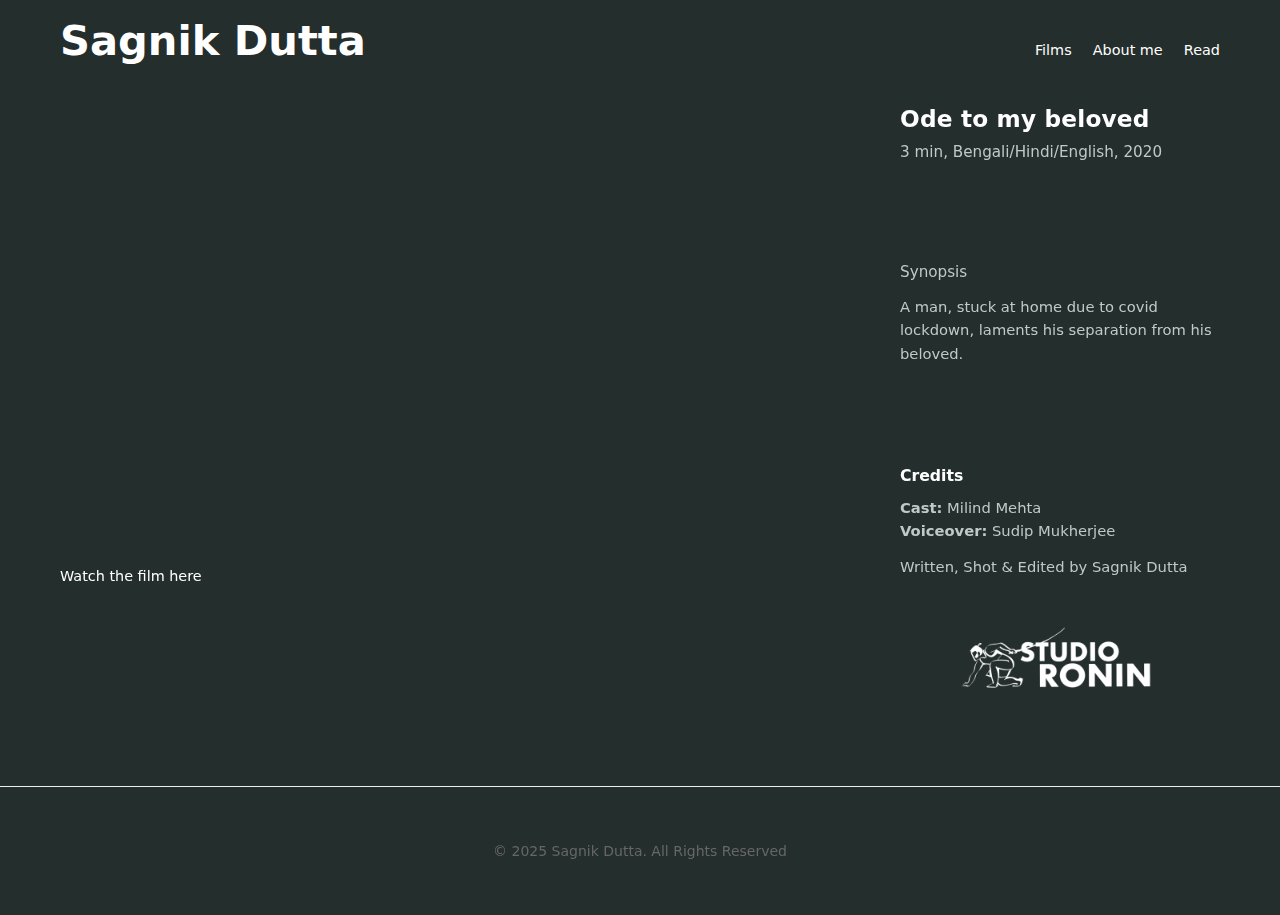
<file: ode-to-my-beloved.html>
<!doctype html>
<html lang="en">
<head>
  <meta charset="utf-8" />
  <meta name="viewport" content="width=device-width,initial-scale=1" />
  <title>Ode to my beloved</title>
  <link rel="stylesheet" href="assets/css/style.css">
  <style>
    /* -- Right-column text tweaks only (keeps everything else unchanged) */
    :root{
      --muted-text: #bfc9c8;
      --heading: #ffffff;
    }
    body {
      background-color: #242E2C;
      color: var(--heading);
      margin: 0;
      -webkit-font-smoothing: antialiased;
      -moz-osx-font-smoothing: grayscale;
      font-family: system-ui, -apple-system, "Segoe UI", Roboto, "Helvetica Neue", Arial;
    }

    /* preserve original header/footer styles (unchanged) */
    .site-header {
      border-bottom: none !important;
      box-shadow: none !important;
      background: transparent !important;
      margin-top: 20px;
    }
    .site-header .container {
      display: flex;
      align-items: flex-end;
      justify-content: space-between;
      max-width: 1200px;
      margin: 0 auto;
      padding: 0 20px;
    }
    a { color: #ffffff; }
    .main-nav a {
      color: #ffffff;
      text-decoration: none;
      font-size: 0.9rem;
      margin-left: 1rem;
    }
    .brand {
      margin: 0;
      line-height: 1;
      font-size: 2.6rem;
      font-weight: 700;
      color: #ffffff;
      text-align: left;
    }
    .main-nav {
      text-align: right;
    }

    /* --- THE ONLY CHANGES: right-column typography + narrow width + spacing --- */
    /* top-align the grid cell for the right column */
    main > div:nth-child(2) {
      align-self: start;
    }

    .film-info h1 {
      margin: 0 0 6px 0;
      font-size: 1.45rem;
      font-weight: 700;
      color: var(--heading);
      letter-spacing: 0.2px;
    }
    .film-info > p:first-of-type {
      margin: 0 0 12px 0;
      color: var(--muted-text);
      font-size: 0.95rem;
      font-weight: 500;
      line-height: 1.35;
    }
    .film-info h3,
    .credits h3 {
      margin: 14px 0 8px 0;
      font-size: 0.98rem;
      font-weight: 600;
      color: var(--heading);
    }

    /* body copy style and column width */
    .film-info p,
    .credits p {
      color: var(--muted-text);
      font-size: 0.92rem;
      line-height: 1.6;
      margin: 0 0 12px 0;
      max-width: 360px; /* narrow right column on wide screens */
    }

    /* credits as rows (desktop-safe) */
    .credits ul {
      list-style: none;
      padding-left: 0;
      margin: 14px 0 0 0;
      max-width: 360px;
    }
    .credits ul li {
      padding: 10px 0;
      border-bottom: 1px solid rgba(255,255,255,0.04);
      color: var(--muted-text);
      font-size: 0.92rem;
      display: flex;
      justify-content: space-between;
      align-items: center;
    }
    .credits ul li strong {
      display: inline-block;
      min-width: 120px;
      color: var(--heading);
      font-weight: 600;
      margin-right: 12px;
      font-size: 0.92rem;
    }

    /* ensure text blocks are allowed to be shifted (transforms) */
    .film-info, .director-statement {
      will-change: transform;
    }

    /* -----------------------
       MOBILE-ONLY ADJUSTMENTS
       - these override inline widths/heights on small screens
       - DO NOT affect desktop layout
       ----------------------- */
    @media (max-width: 980px) {
      html { -webkit-text-size-adjust: 100%; }

      /* stack the two columns, reduce padding and gap for phones;
         desktop inline grid styles remain untouched. */
      main {
        display: flex !important;
        flex-direction: column;
        gap: 20px !important;
        padding: 20px 12px !important;
        max-width: 100% !important;
      }

      /* allow children of the column wrappers to become direct children visually */
      .left-col, .right-col {
        display: contents;
      }

      /* order the content visually for mobile:
         1. hero, 2. title (film-info blocks), 3. credits, 4. logo */
      .film-hero { order: 1; }
      .film-info { order: 2; }
      .credits { order: 3; }
      .main-logo { order: 4; }

      /* header stacks vertically on mobile, preserving desktop on larger screens */
      .site-header .container {
        flex-direction: column;
        align-items: center;
        justify-content: center;
        gap: 10px;
        padding: 0 12px;
      }
      .brand {
        font-size: 1.8rem;
        text-align: center;
      }
      .main-nav {
        text-align: center;
      }
      .main-nav a {
        margin-left: 0.6rem;
        font-size: 1rem;
        padding: 6px 6px;
        display: inline-block;
      }

      /* make iframe and images responsive on mobile (override inline widths/heights) */
      .film-hero iframe,
      .poster-art img,
      .gallery img {
        width: 100% !important;
        height: auto !important;
        max-width: 100%;
        object-fit: cover !important;
        border-radius: 4px;
      }

      /* preserve video aspect ratio if supported */
      .film-hero iframe {
        aspect-ratio: 16/9;
      }

      /* tighten spacing in text blocks on mobile */
      .film-info p,
      .credits p,
      .credits ul { max-width: 100%; }

      .credits ul li { min-width: 0; display: block; padding: 8px 0; border-bottom: 1px solid rgba(255,255,255,0.03); }
      .credits ul li strong { display:block; margin-bottom:6px; }

      .film-info, .credits {
        margin-bottom: 20px !important;
      }
    }
  </style>
</head>
<body>
  <header class="site-header">
    <div class="container">
      <h1 class="brand">Sagnik Dutta</h1>
      <nav class="main-nav">
        <a href="index.html">Films</a>
        <a href="about.html">About me</a>
        <a href="read.html">Read</a>
      </nav>
    </div>
  </header>

  <!-- Desktop layout unchanged: two-column grid kept via inline styles.
       Added classes left-col/right-col for non-destructive mobile reflow. -->
  <main style="max-width: 1200px; margin: 0 auto; display: grid; grid-template-columns: 2fr 1fr; gap: 40px; padding: 40px 20px;">
    <!-- LEFT COLUMN -->
    <div class="left-col">
      <section class="film-hero" style="margin-bottom: 40px;">
        <iframe width="800" height="450" src="https://www.youtube.com/embed/EE59NqH5B2A?si=2nrIgNwMMeSWlF8S" title="YouTube video player" frameborder="0" allow="accelerometer; autoplay; clipboard-write; encrypted-media; gyroscope; picture-in-picture; web-share" referrerpolicy="strict-origin-when-cross-origin" allowfullscreen></iframe>
        <p style="font-size:0.9rem; margin-top:8px;">Watch the film here</p>
      </section>
    </div>

    <!-- RIGHT COLUMN: ONLY TEXT SECTIONS -->
    <div class="right-col">
      <section class="film-info" style="margin-bottom: 100px;">
        <h1>Ode to my beloved</h1>
        <p>3 min, Bengali/Hindi/English, 2020</p>
      </section>

      <section class="film-info" style="margin-bottom: 100px;">
        <p>Synopsis</p>
        <p>A man, stuck at home due to covid lockdown, laments his separation from his beloved.</p>
      </section>

      <section class="credits">
        <h3>Credits</h3>
        <p><strong>Cast:</strong> Milind Mehta<br>
        <strong>Voiceover:</strong> Sudip Mukherjee<br>
       
         <p>Written, Shot &amp; Edited by Sagnik Dutta</p>
      </section>

      <section class="main-logo" style="margin-top: 40px; text-align:center;">
        <img src="assets/images/logo.png" alt="Studio Ronin logo" style="max-width:200px; height:auto;" />
      </section>
    </div>
  </main>

  <footer class="site-footer">
    <div class="container">
      <p>© 2025 Sagnik Dutta. All Rights Reserved</p>
    </div>
  </footer>
</body>
</html>
</file>
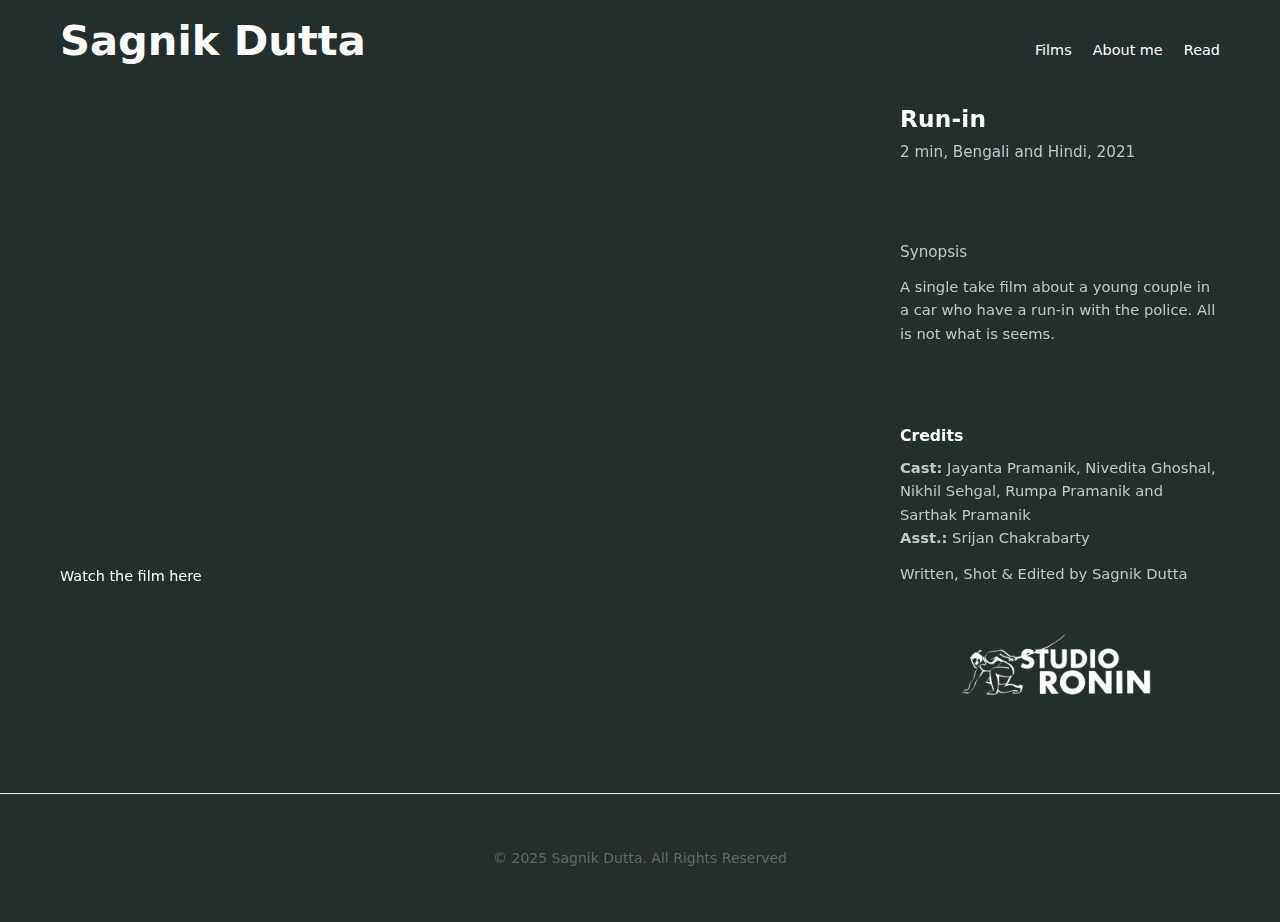
<file: run-in.html>
<!doctype html>
<html lang="en">
<head>
  <meta charset="utf-8" />
  <meta name="viewport" content="width=device-width,initial-scale=1" />
  <title>Run-in</title>
  <link rel="stylesheet" href="assets/css/style.css">
  <style>
    /* -- Right-column text tweaks only (keeps everything else unchanged) */
    :root{
      --muted-text: #bfc9c8;
      --heading: #ffffff;
    }
    body {
      background-color: #242E2C;
      color: var(--heading);
      margin: 0;
      -webkit-font-smoothing: antialiased;
      -moz-osx-font-smoothing: grayscale;
      font-family: system-ui, -apple-system, "Segoe UI", Roboto, "Helvetica Neue", Arial;
    }

    /* preserve original header/footer styles (unchanged) */
    .site-header {
      border-bottom: none !important;
      box-shadow: none !important;
      background: transparent !important;
      margin-top: 20px;
    }
    .site-header .container {
      display: flex;
      align-items: flex-end;
      justify-content: space-between;
      max-width: 1200px;
      margin: 0 auto;
      padding: 0 20px;
    }
    a { color: #ffffff; }
    .main-nav a {
      color: #ffffff;
      text-decoration: none;
      font-size: 0.9rem;
      margin-left: 1rem;
    }
    .brand {
      margin: 0;
      line-height: 1;
      font-size: 2.6rem;
      font-weight: 700;
      color: #ffffff;
      text-align: left;
    }
    .main-nav {
      text-align: right;
    }

    /* --- THE ONLY CHANGES: right-column typography + narrow width + spacing --- */
    /* top-align the grid cell for the right column */
    main > div:nth-child(2) {
      align-self: start;
    }

    .film-info h1 {
      margin: 0 0 6px 0;
      font-size: 1.45rem;
      font-weight: 700;
      color: var(--heading);
      letter-spacing: 0.2px;
    }
    .film-info > p:first-of-type {
      margin: 0 0 12px 0;
      color: var(--muted-text);
      font-size: 0.95rem;
      font-weight: 500;
      line-height: 1.35;
    }
    .film-info h3,
    .credits h3 {
      margin: 14px 0 8px 0;
      font-size: 0.98rem;
      font-weight: 600;
      color: var(--heading);
    }

    /* body copy style and column width */
    .film-info p,
    .credits p {
      color: var(--muted-text);
      font-size: 0.92rem;
      line-height: 1.6;
      margin: 0 0 12px 0;
      max-width: 360px; /* narrow right column like the mockup */
    }

    /* download link emphasis */
    .credits a[download] {
      color: #ffffff;
      font-weight: 700;
      text-decoration: underline;
      display: inline-block;
      margin-top: 6px;
      margin-bottom: 10px;
    }

    /* credits as rows */
    .credits ul {
      list-style: none;
      padding-left: 0;
      margin: 14px 0 0 0;
      max-width: 360px;
    }
    .credits ul li {
      padding: 10px 0;
      border-bottom: 1px solid rgba(255,255,255,0.04);
      color: var(--muted-text);
      font-size: 0.92rem;
      display: flex;
      justify-content: space-between;
      align-items: center;
    }
    .credits ul li strong {
      display: inline-block;
      min-width: 120px;
      color: var(--heading);
      font-weight: 600;
      margin-right: 12px;
      font-size: 0.92rem;
    }

    /* ensure text blocks are allowed to be shifted (transforms) */
    .film-info, .director-statement {
      will-change: transform;
    }

    /* -----------------------
       MOBILE-ONLY ADJUSTMENTS
       - these override inline widths/heights on small screens
       - DO NOT affect desktop layout
       ----------------------- */
    @media (max-width: 980px) {
      html { -webkit-text-size-adjust: 100%; }

      /* stack the two columns, reduce padding and gap for phones;
         desktop inline grid styles remain untouched. */
      main {
        display: flex !important;
        flex-direction: column;
        gap: 20px !important;
        padding: 20px 12px !important;
        max-width: 100% !important;
      }

      /* allow children of the column wrappers to become direct children visually */
      .left-col, .right-col {
        display: contents;
      }

      /* visual mobile order:
         1. hero, 2. title + brief + synopsis (.film-info), 3. credits, 4. logo */
      .film-hero { order: 1; }
      .film-info { order: 2; }
      .credits { order: 3; }
      .main-logo { order: 4; }

      /* header stacks vertically on mobile (preserves desktop on larger screens) */
      .site-header .container {
        flex-direction: column;
        align-items: center;
        justify-content: center;
        gap: 10px;
        padding: 0 12px;
      }
      .brand {
        font-size: 1.8rem;
        text-align: center;
      }
      .main-nav {
        text-align: center;
      }
      .main-nav a {
        margin-left: 0.6rem;
        font-size: 1rem;
        padding: 6px 6px;
        display: inline-block;
      }

      /* make iframe and images responsive on mobile (override inline widths/heights) */
      .film-hero iframe,
      .poster-art img,
      .gallery img {
        width: 100% !important;
        height: auto !important;
        max-width: 100%;
        object-fit: cover !important;
        border-radius: 4px;
      }

      /* preserve video aspect ratio if supported */
      .film-hero iframe {
        aspect-ratio: 16/9;
      }

      /* tighten up text block widths on mobile */
      .film-info p, .credits p, .credits ul { max-width: 100%; }
      .credits ul li { min-width: 0; display: block; padding: 8px 0; border-bottom: 1px solid rgba(255,255,255,0.03); }
      .credits ul li strong { display:block; margin-bottom:6px; }

      .film-info, .credits {
        margin-bottom: 20px !important;
      }
    }
  </style>
</head>
<body>
  <header class="site-header">
    <div class="container">
      <h1 class="brand">Sagnik Dutta</h1>
      <nav class="main-nav">
        <a href="index.html">Films</a>
        <a href="about.html">About me</a>
        <a href="read.html">Read</a>
      </nav>
    </div>
  </header>

  <main style="max-width: 1200px; margin: 0 auto; display: grid; grid-template-columns: 2fr 1fr; gap: 40px; padding: 40px 20px;">
    <!-- LEFT COLUMN -->
    <div class="left-col">
      <section class="film-hero" style="margin-bottom: 40px;">
        <iframe width="800" height="450" src="https://www.youtube.com/embed/tPRQkqVknV4?si=h-JVlVoxWfYeNaQT" title="YouTube video player" frameborder="0" allow="accelerometer; autoplay; clipboard-write; encrypted-media; gyroscope; picture-in-picture; web-share" referrerpolicy="strict-origin-when-cross-origin" allowfullscreen></iframe>
        <p style="font-size:0.9rem; margin-top:8px;">Watch the film here</p>
      </section>
    </div>

    <!-- RIGHT COLUMN: ONLY TEXT SECTIONS -->
    <div class="right-col">
      <section class="film-info" style="margin-bottom: 80px;">
        <h1>Run-in</h1>
        <p>2 min, Bengali and Hindi, 2021</p>
      </section>

      <section class="film-info" style="margin-bottom: 80px;">
        <p>Synopsis</p>
        <p>
A single take film about a young couple in a car who have a run-in with the police. All is not what is seems.</p>
      </section>

      <section class="credits">
        <h3>Credits</h3>
        <p><strong>Cast:</strong> Jayanta Pramanik, Nivedita Ghoshal, 
Nikhil Sehgal, Rumpa Pramanik and Sarthak Pramanik<br>
                <strong>Asst.:</strong> Srijan Chakrabarty<br>
        
        <p>Written, Shot &amp; Edited by Sagnik Dutta</p>
      </section>

      
      <section class="main-logo" style="margin-top: 40px; text-align:center;">
        <img src="assets/images/logo.png" alt="Studio Ronin logo" style="max-width:200px; height:auto;" />
      </section>
    </div>
  </main>

  <footer class="site-footer">
    <div class="container">
      <p>© 2025 Sagnik Dutta. All Rights Reserved</p>
    </div>
  </footer>
</body>
</html>
</file>
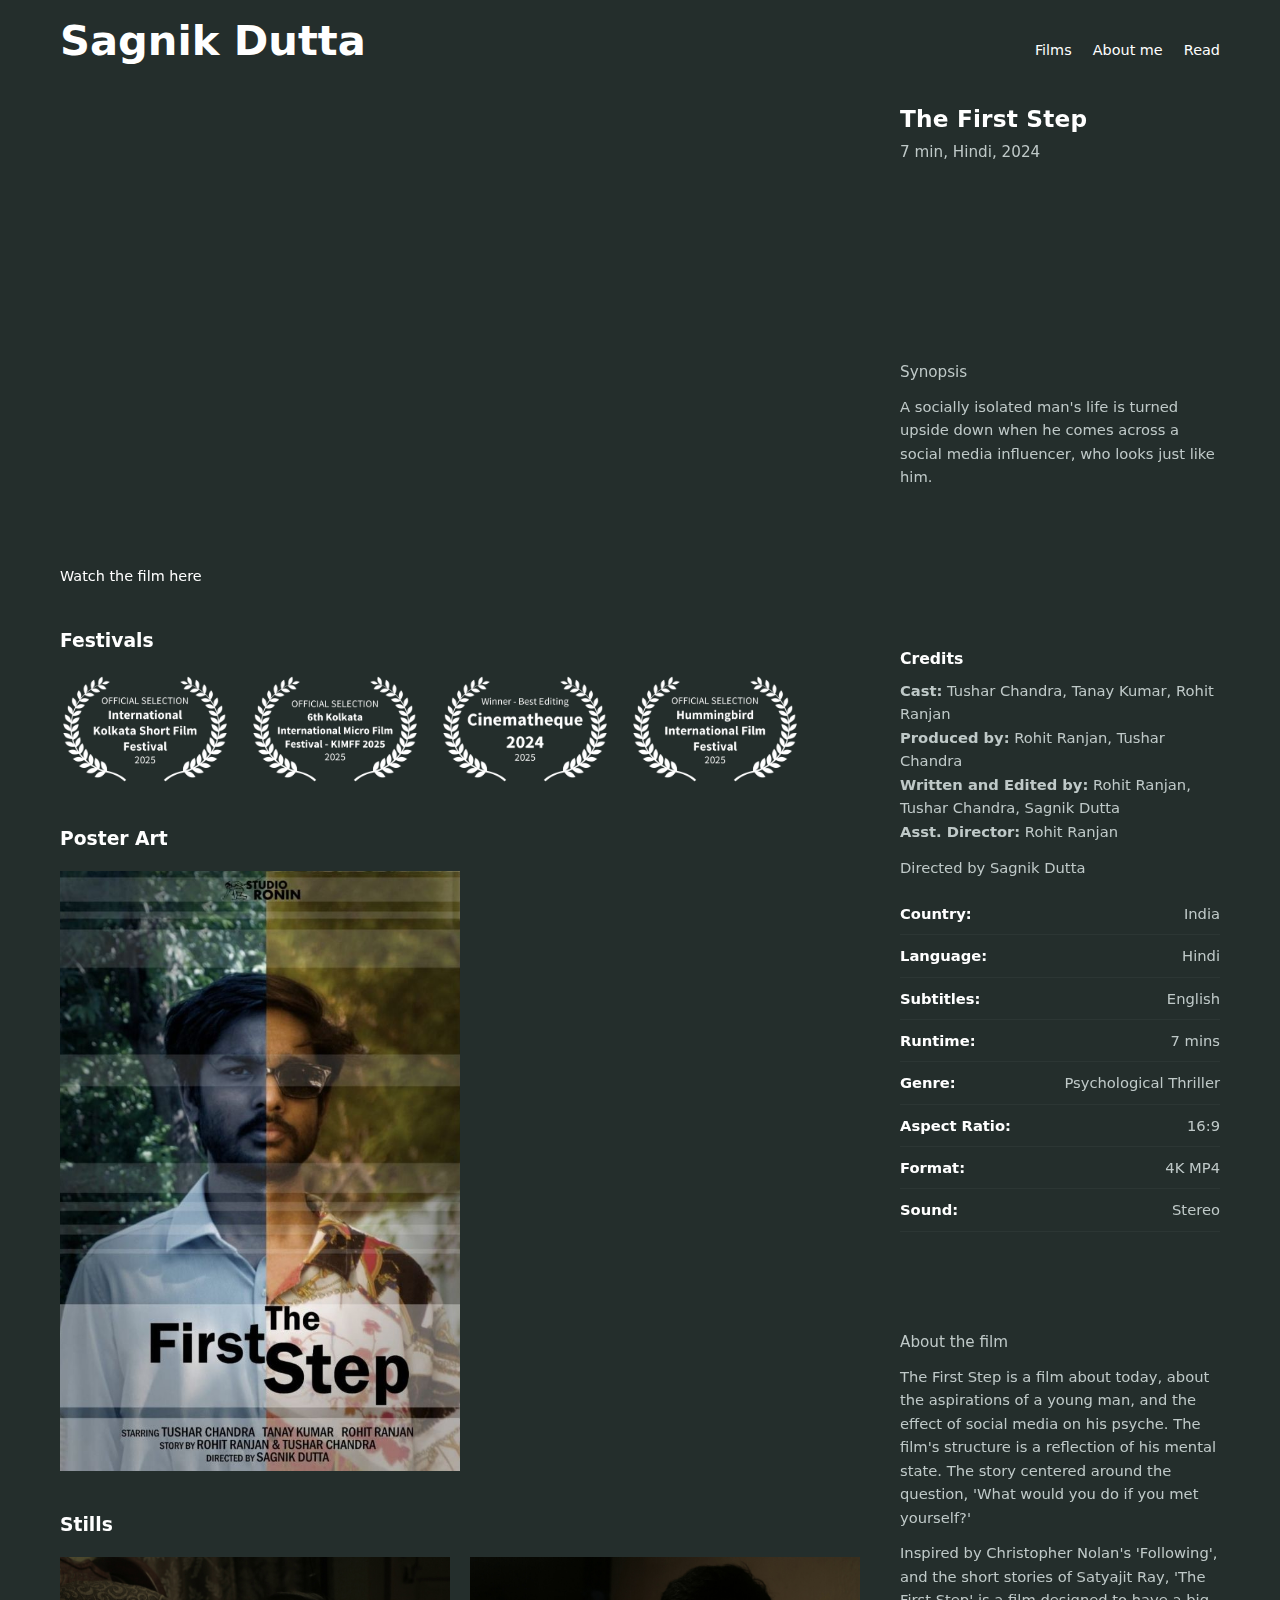
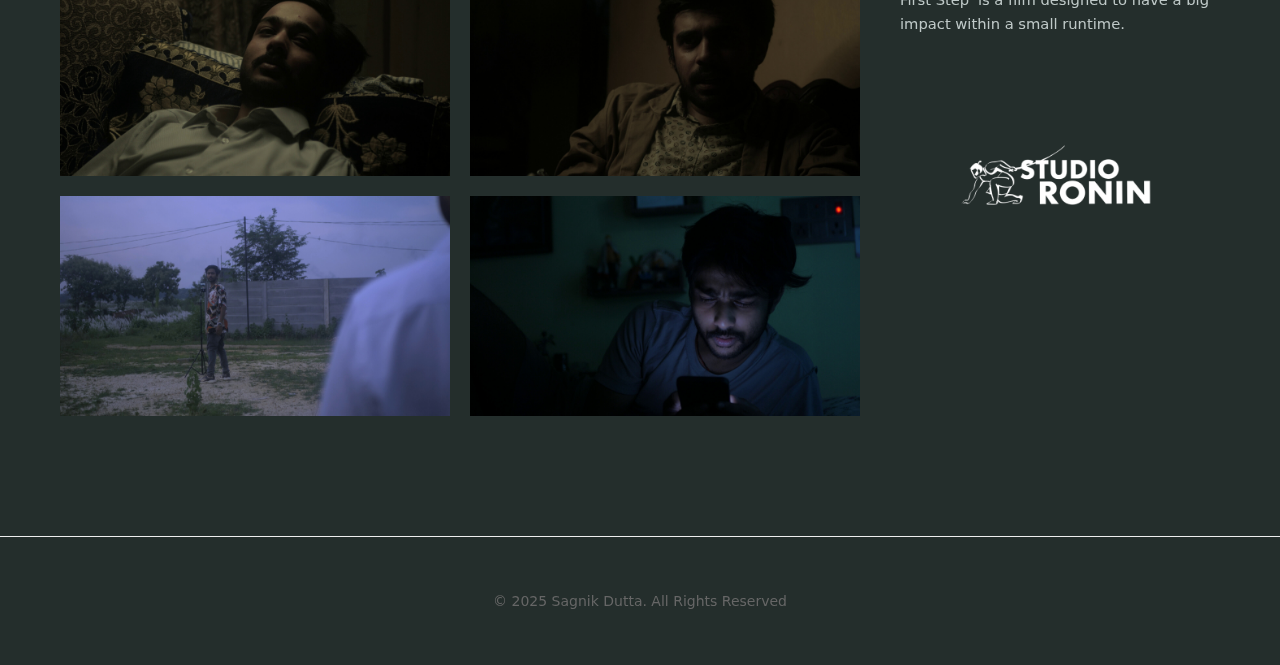
<file: the-first-step.html>
<!doctype html>
<html lang="en">
<head>
  <meta charset="utf-8" />
  <meta name="viewport" content="width=device-width,initial-scale=1" />
  <title>The First Step</title>
  <link rel="stylesheet" href="assets/css/style.css">
  <style>
    /* -- Right-column text tweaks only (keeps everything else unchanged) */
    :root{
      --muted-text: #bfc9c8;
      --heading: #ffffff;
    }
    body {
      background-color: #242E2C;
      color: var(--heading);
      margin: 0;
      -webkit-font-smoothing: antialiased;
      -moz-osx-font-smoothing: grayscale;
      font-family: system-ui, -apple-system, "Segoe UI", Roboto, "Helvetica Neue", Arial;
    }

    /* preserve original header/footer styles (unchanged) */
    .site-header {
      border-bottom: none !important;
      box-shadow: none !important;
      background: transparent !important;
      margin-top: 20px;
    }
    .site-header .container {
      display: flex;
      align-items: flex-end;
      justify-content: space-between;
      max-width: 1200px;
      margin: 0 auto;
      padding: 0 20px;
    }
    a { color: #ffffff; }
    .main-nav a {
      color: #ffffff;
      text-decoration: none;
      font-size: 0.9rem;
      margin-left: 1rem;
    }
    .brand {
      margin: 0;
      line-height: 1;
      font-size: 2.6rem;
      font-weight: 700;
      color: #ffffff;
      text-align: left;
    }
    .main-nav {
      text-align: right;
    }

    /* --- THE ONLY CHANGES: right-column typography + narrow width + spacing --- */
    /* top-align the grid cell for the right column */
    main > div:nth-child(2) {
      align-self: start;
    }

    .film-info h1 {
      margin: 0 0 6px 0;
      font-size: 1.45rem;
      font-weight: 700;
      color: var(--heading);
      letter-spacing: 0.2px;
    }
    .film-info > p:first-of-type {
      margin: 0 0 12px 0;
      color: var(--muted-text);
      font-size: 0.95rem;
      font-weight: 500;
      line-height: 1.35;
    }
    .film-info h3,
    .credits h3 {
      margin: 14px 0 8px 0;
      font-size: 0.98rem;
      font-weight: 600;
      color: var(--heading);
    }

    /* body copy style and column width */
    .film-info p,
    .credits p {
      color: var(--muted-text);
      font-size: 0.92rem;
      line-height: 1.6;
      margin: 0 0 12px 0;
      max-width: 360px; /* narrow right column like the mockup */
    }

    /* download link emphasis */
    .credits a[download] {
      color: #ffffff;
      font-weight: 700;
      text-decoration: underline;
      display: inline-block;
      margin-top: 6px;
      margin-bottom: 10px;
    }

    /* credits as rows */
    .credits ul {
      list-style: none;
      padding-left: 0;
      margin: 14px 0 0 0;
      max-width: 360px;
    }
    .credits ul li {
      padding: 10px 0;
      border-bottom: 1px solid rgba(255,255,255,0.04);
      color: var(--muted-text);
      font-size: 0.92rem;
      display: flex;
      justify-content: space-between;
      align-items: center;
    }
    .credits ul li strong {
      display: inline-block;
      min-width: 120px;
      color: var(--heading);
      font-weight: 600;
      margin-right: 12px;
      font-size: 0.92rem;
    }

    /* ensure text blocks are allowed to be shifted (transforms) */
    .film-info, .credits {
      will-change: transform;
    }

    /* responsive safety: disable JS-driven alignment on stacked mobile layout */
    @media (max-width: 980px) {
      .film-info p, .credits p, .credits ul { max-width: 100%; }
      .credits ul li { min-width: 0; display: block; padding: 8px 0; border-bottom: 1px solid rgba(255,255,255,0.03); }
      .credits ul li strong { display:block; margin-bottom:6px; }
    }

    /* -----------------------
       MOBILE-ONLY ADJUSTMENTS
       - do NOT affect desktop layout
       - reorder visually on small screens only
       ----------------------- */
    @media (max-width: 980px) {
      html { -webkit-text-size-adjust: 100%; }

      /* stack columns into a single column for mobile; keep desktop grid (inline styles) unchanged */
      main {
        display: flex !important;
        flex-direction: column;
        gap: 20px !important;
        padding: 20px 12px !important;
        max-width: 100% !important;
      }

      /* make the column wrappers transparent so their children can be reordered */
      .left-col, .right-col {
        display: contents;
      }

      /* Explicit visual order on mobile (keeps desktop order untouched) */
      .film-hero { order: 1; }
      /* title + brief + synopsis + about appear after hero (these are .film-info blocks in source order) */
      .film-info { order: 2; }
      .poster-art { order: 4; }
      .credits { order: 5; }
      .stills { order: 6; }
      .festivals { order: 3; }
      .main-logo { order: 7; }

      /* Header stacks on mobile */
      .site-header .container {
        flex-direction: column;
        align-items: center;
        justify-content: center;
        gap: 10px;
        padding: 0 12px;
      }
      .brand {
        font-size: 1.8rem;
        text-align: center;
      }
      .main-nav {
        text-align: center;
      }
      .main-nav a {
        margin-left: 0.6rem;
        font-size: 1rem;
        padding: 6px 6px;
        display: inline-block;
      }

      /* make iframe and images responsive on mobile (override inline widths/heights) */
      .film-hero iframe,
      .poster-art img,
      .festivals img,
      .gallery img {
        width: 100% !important;
        height: auto !important;
        max-width: 100%;
        object-fit: cover !important;
        border-radius: 4px;
      }

      /* If browser supports aspect-ratio, keep proper video ratio */
      .film-hero iframe {
        aspect-ratio: 16/9;
      }

      /* festivals / poster / gallery should stack on mobile */
      .festivals > div, .poster-art > div {
        display: flex;
        flex-direction: column;
        gap: 12px;
      }

      .gallery {
        grid-template-columns: 1fr !important;
      }

      .film-info, .credits {
        margin-bottom: 24px !important;
      }
    }
  </style>
</head>
<body>
  <header class="site-header">
    <div class="container">
      <h1 class="brand">Sagnik Dutta</h1>
      <nav class="main-nav">
        <a href="index.html">Films</a>
        <a href="about.html">About me</a>
        <a href="read.html">Read</a>
      </nav>
    </div>
  </header>

  <!-- KEEP THE LAYOUT & IMAGES EXACTLY AS BEFORE (no structural changes to desktop).
       added harmless classes on the two wrapper divs so mobile-only CSS can use display:contents -->
  <main style="max-width: 1200px; margin: 0 auto; display: grid; grid-template-columns: 2fr 1fr; gap: 40px; padding: 40px 20px;">
    <!-- LEFT COLUMN -->
    <div class="left-col">
      <section class="film-hero" style="margin-bottom: 40px;">
        <iframe width="800" height="450" src="https://www.youtube.com/embed/t7_zrE7i0og?si=NTf7dfuIADnvDRnu" title="YouTube video player" frameborder="0" allow="accelerometer; autoplay; clipboard-write; encrypted-media; gyroscope; picture-in-picture; web-share" referrerpolicy="strict-origin-when-cross-origin" allowfullscreen></iframe>
        <p style="font-size:0.9rem; margin-top:8px;">Watch the film here</p>
      </section>

      <section class="festivals" style="margin-bottom: 40px;">
        <h3>Festivals</h3>
        <div style="display:flex; gap:20px; flex-wrap:wrap;">
          <img src="assets/images/tfs_festival1.png" alt="Festival 1" style="width:170px; height:auto;" />
          <img src="assets/images/tfs_festival2.png" alt="Festival 2" style="width:170px; height:auto;" />
          <img src="assets/images/tfs_festival3.png" alt="Festival 3" style="width:170px; height:auto;" />
          <img src="assets/images/tfs_festival4.png" alt="Festival 4" style="width:170px; height:auto;" />
        </div>
      </section>

      <section class="poster-art" style="margin-bottom: 40px;">
        <h3>Poster Art</h3>
        <div style="display:flex; gap:20px; flex-wrap:wrap;">
          <img src="assets/images/firststep-poster.jpg" alt="The First Step poster 1" class="zoomable" style="width:400px; height:600px; object-fit:cover;" />
        </div>
      </section>

      <section class="stills" style="margin-bottom: 40px;">
        <h3>Stills</h3>
        <div class="gallery" style="display:grid; grid-template-columns:repeat(2,1fr); gap:20px;">
          <img src="assets/images/tfs_still1.jpg" alt="Film still 1" class="zoomable" style="width:100%; height:auto object-fit:cover;" />
          <img src="assets/images/tfs_still2.jpg" alt="Film still 2" class="zoomable" style="width:100%; height:auto; object-fit:cover;" />
          <img src="assets/images/tfs_still3.jpg" alt="Film still 3" class="zoomable" style="width:100%; height:auto; object-fit:cover;" />
          <img src="assets/images/tfs_still4.jpg" alt="Film still 4" class="zoomable" style="width:100%; height:auto; object-fit:cover;" />
        </div>
      </section>
    </div>

    <!-- RIGHT COLUMN: ONLY TEXT SECTIONS -->
    <div class="right-col">
      <section class="film-info" style="margin-bottom: 200px;">
        <h1>The First Step</h1>
        <p>7 min, Hindi, 2024</p>
      </section>

      <section class="film-info" style="margin-bottom: 160px;">
        <p>Synopsis</p>
        <p>A socially isolated man's life is turned upside down when he comes across a social media influencer, who looks just like him.</p>
      </section>

      <section class="credits" style="margin-bottom: 100px;">
        <h3>Credits</h3>
        <p><strong>Cast:</strong> Tushar Chandra, Tanay Kumar, Rohit Ranjan<br>
        <strong>Produced by:</strong> Rohit Ranjan, Tushar Chandra<br>
       <strong>Written and Edited by:</strong> Rohit Ranjan, Tushar Chandra, Sagnik Dutta<br>
        <strong>Asst. Director:</strong> Rohit Ranjan<br>
       
        <p>Directed by Sagnik Dutta</p>
        

        <ul>
          <li><strong>Country:</strong> India</li>
          <li><strong>Language:</strong> Hindi</li>
          <li><strong>Subtitles:</strong> English</li>
          <li><strong>Runtime:</strong> 7 mins</li>
          <li><strong>Genre:</strong> Psychological Thriller</li>
          <li><strong>Aspect Ratio:</strong> 16:9</li>
          <li><strong>Format:</strong> 4K MP4</li>
          <li><strong>Sound:</strong> Stereo</li>
        </ul>
      </section>

      <section class="film-info" style="margin-bottom: 100px;">
        <p>About the film</p>
        <p>The First Step is a film about today, about the aspirations of a young man, and the effect of social media on his psyche. The film's structure is a reflection of his mental state. The story centered around the question, 'What would you do if you met yourself?'</p>

        <p>Inspired by Christopher Nolan's 'Following', and the short stories of Satyajit Ray, 'The First Step' is a film designed to have a big impact within a small runtime.</p>
      </section>
    
      <section class="main-logo" style="margin-top: 40px; text-align:center;">
        <img src="assets/images/logo.png" alt="Studio Ronin logo" style="max-width:200px; height:auto;" />
      </section>
    </div>
  </main>

  <footer class="site-footer">
    <div class="container">
      <p>© 2025 Sagnik Dutta. All Rights Reserved</p>
    </div>
  </footer>
</body>
</html>
</file>
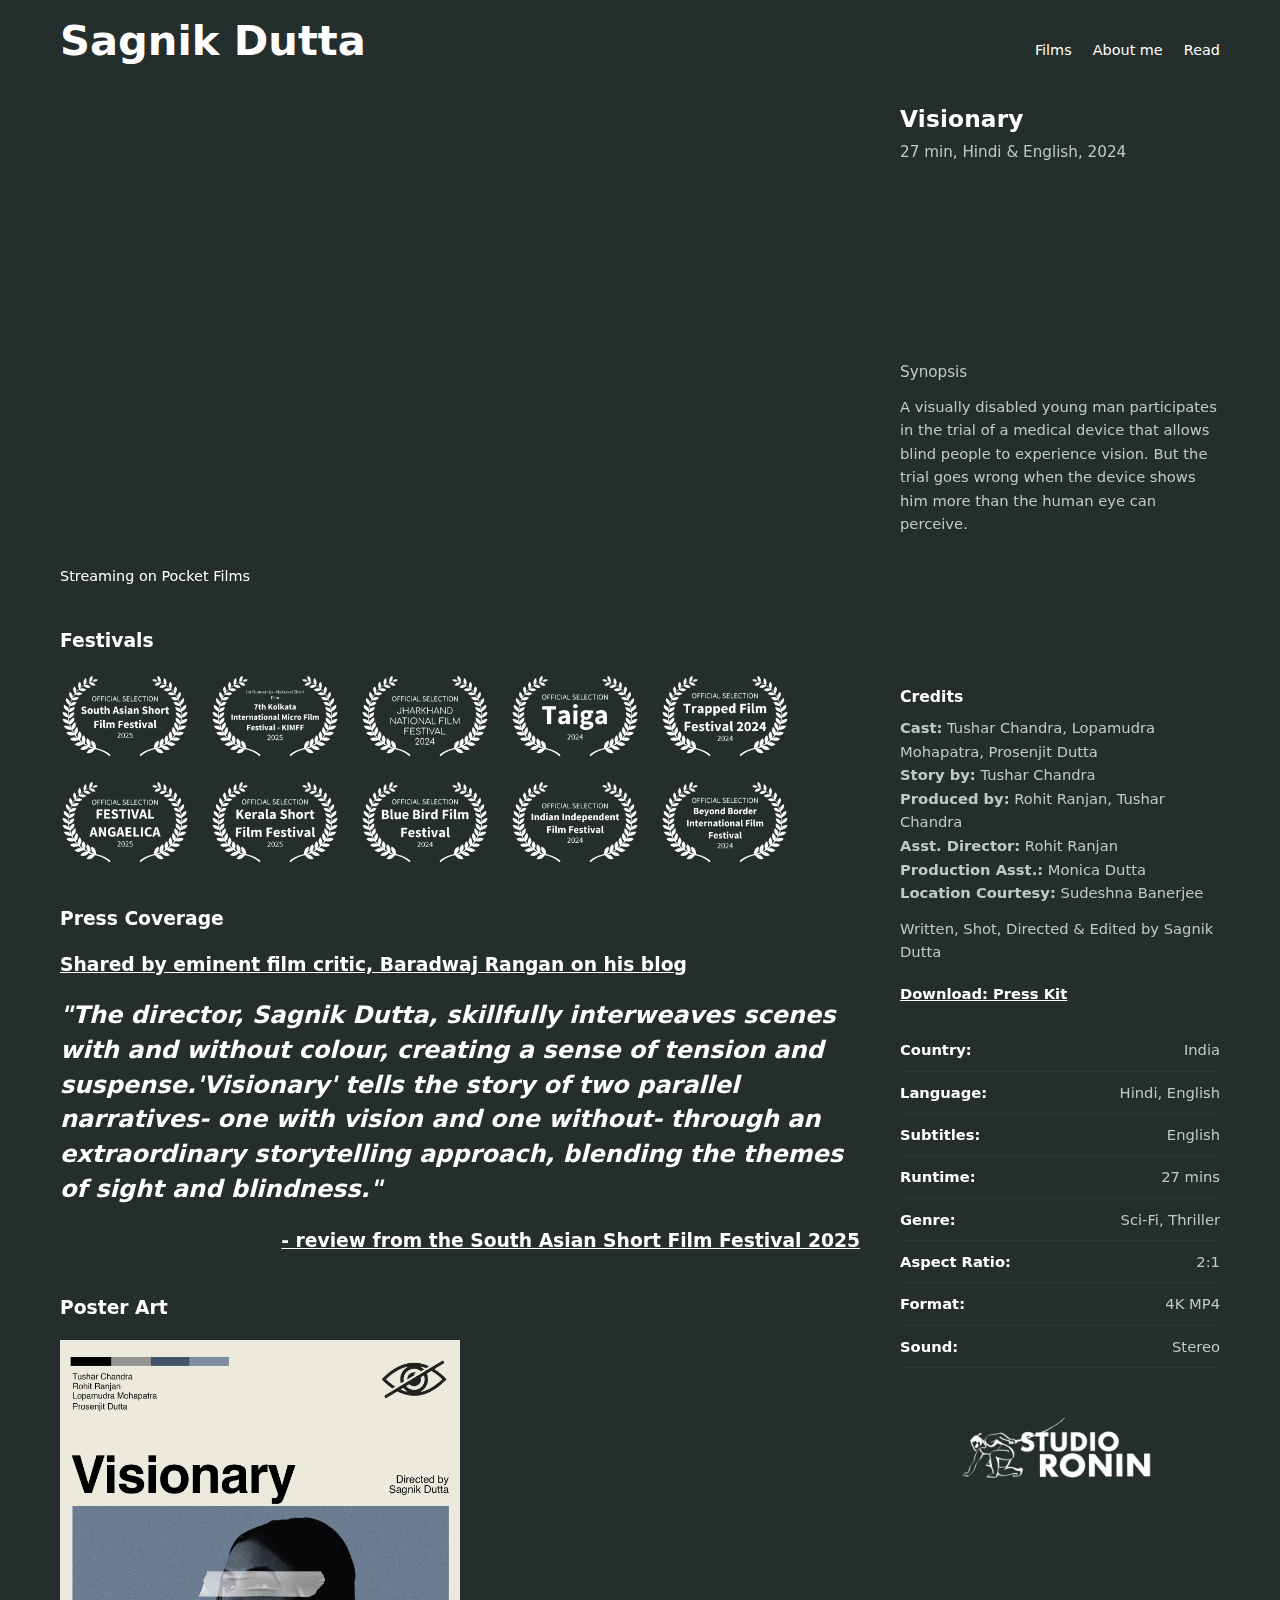
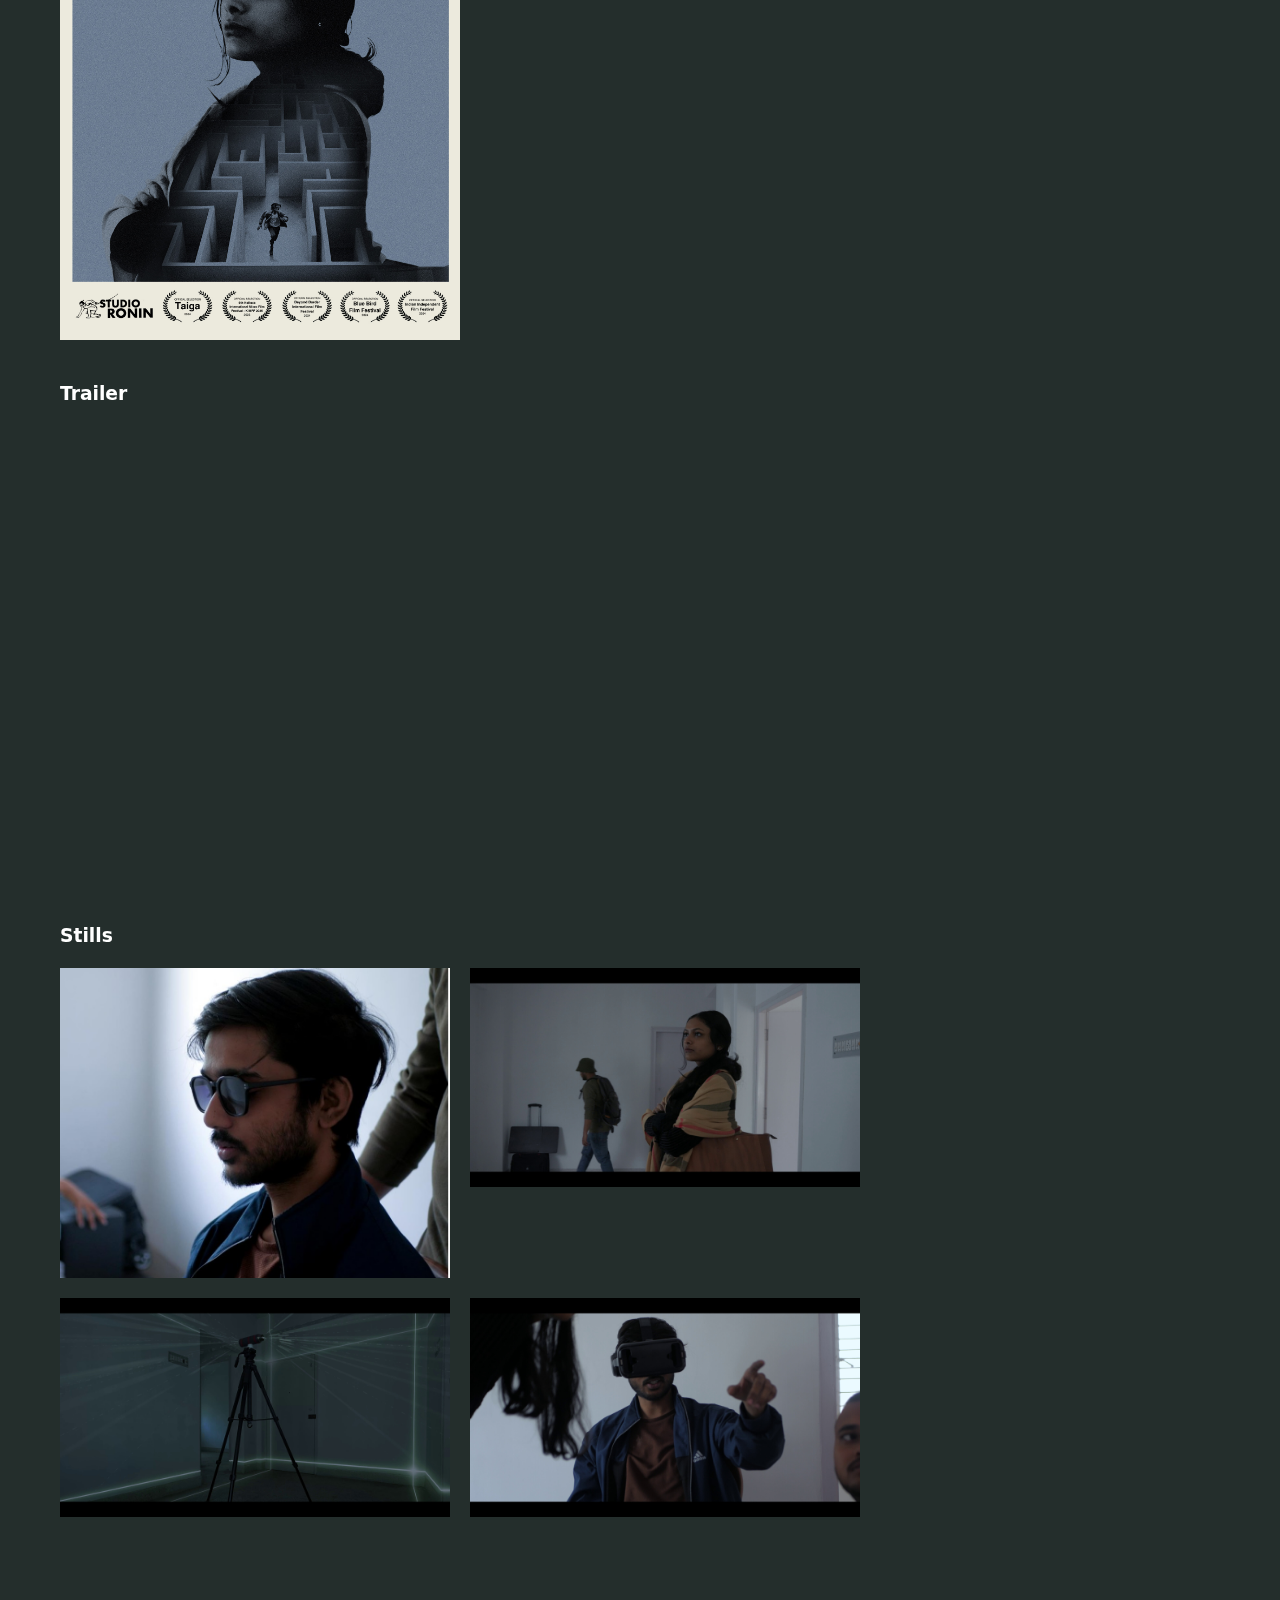
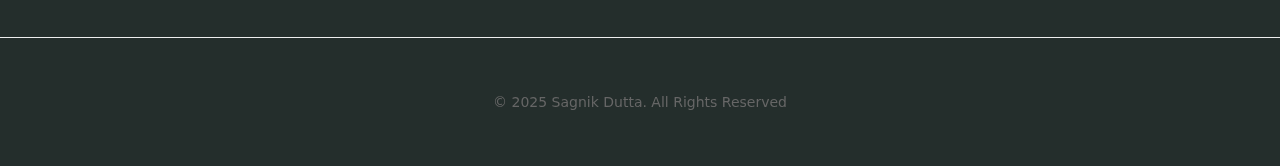
<file: visionary.html>
<!doctype html>
<html lang="en">
<head>
  <meta charset="utf-8" />
  <meta name="viewport" content="width=device-width,initial-scale=1" />
  <title>Visionary</title>
  <link rel="stylesheet" href="assets/css/style.css">
  <style>
    /* -- Right-column text tweaks only (keeps everything else unchanged) */
    :root{
      --muted-text: #bfc9c8;
      --heading: #ffffff;
    }
    body {
      background-color: #242E2C;
      color: var(--heading);
      margin: 0;
      -webkit-font-smoothing: antialiased;
      -moz-osx-font-smoothing: grayscale;
      font-family: system-ui, -apple-system, "Segoe UI", Roboto, "Helvetica Neue", Arial;
    }

    /* preserve original header/footer styles (unchanged) */
    .site-header {
      border-bottom: none !important;
      box-shadow: none !important;
      background: transparent !important;
      margin-top: 20px;
    }
    .site-header .container {
      display: flex;
      align-items: flex-end;
      justify-content: space-between;
      max-width: 1200px;
      margin: 0 auto;
      padding: 0 20px;
    }
    a { color: #ffffff; }
    .main-nav a {
      color: #ffffff;
      text-decoration: none;
      font-size: 0.9rem;
      margin-left: 1rem;
    }
    .brand {
      margin: 0;
      line-height: 1;
      font-size: 2.6rem;
      font-weight: 700;
      color: #ffffff;
      text-align: left;
    }
    .main-nav {
      text-align: right;
    }

    /* --- THE ONLY CHANGES: right-column typography + narrow width + spacing --- */
    /* top-align the grid cell for the right column */
    main > div:nth-child(2) {
      align-self: start;
    }

    .film-info h1 {
      margin: 0 0 6px 0;
      font-size: 1.45rem;
      font-weight: 700;
      color: var(--heading);
      letter-spacing: 0.2px;
    }
    .film-info > p:first-of-type {
      margin: 0 0 12px 0;
      color: var(--muted-text);
      font-size: 0.95rem;
      font-weight: 500;
      line-height: 1.35;
    }
    .film-info h3,
    .credits h3 {
      margin: 14px 0 8px 0;
      font-size: 0.98rem;
      font-weight: 600;
      color: var(--heading);
    }

    /* body copy style and column width */
    .film-info p,
    .credits p {
      color: var(--muted-text);
      font-size: 0.92rem;
      line-height: 1.6;
      margin: 0 0 12px 0;
      max-width: 360px; /* narrow right column like the mockup */
    }

    /* download link emphasis */
    .credits a[download] {
      color: #ffffff;
      font-weight: 700;
      text-decoration: underline;
      display: inline-block;
      margin-top: 6px;
      margin-bottom: 10px;
    }

    /* credits as rows */
    .credits ul {
      list-style: none;
      padding-left: 0;
      margin: 14px 0 0 0;
      max-width: 360px;
    }
    .credits ul li {
      padding: 10px 0;
      border-bottom: 1px solid rgba(255,255,255,0.04);
      color: var(--muted-text);
      font-size: 0.92rem;
      display: flex;
      justify-content: space-between;
      align-items: center;
    }
    .credits ul li strong {
      display: inline-block;
      min-width: 120px;
      color: var(--heading);
      font-weight: 600;
      margin-right: 12px;
      font-size: 0.92rem;
    }

    /* ensure text blocks are allowed to be shifted (transforms) */
    .film-info, .director-statement {
      will-change: transform;
    }

    /* Right-align the small press-review line (single, non-destructive rule) */
    .press-coverage .press-review {
      text-align: right;
      margin: 0;
    }

    /* responsive safety: disable JS-driven alignment on stacked mobile layout */
    @media (max-width: 980px) {
      .film-info p, .credits p, .credits ul { max-width: 100%; }
      .credits ul li { min-width: 0; display: block; padding: 8px 0; border-bottom: 1px solid rgba(255,255,255,0.03); }
      .credits ul li strong { display:block; margin-bottom:6px; }
    }

    /* -----------------------
       MOBILE-ONLY ADJUSTMENTS
       - these override inline widths/heights on small screens
       - DO NOT affect desktop layout
       ----------------------- */
    @media (max-width: 980px) {
      html { -webkit-text-size-adjust: 100%; }

      /* stack the two columns, reduce padding and gap for phones */
      main {
        /* grid desktop preserved by inline style; on mobile override to single-column flex */
        display: flex !important;
        flex-direction: column;
        gap: 20px !important;
        padding: 20px 12px !important;
        max-width: 100% !important;
      }

      /* make the left/right wrapper "transparent" so their children
         become direct children of main — this allows ordering across former wrappers.
         This only applies on mobile, desktop keeps original wrappers and grid. */
      .left-col, .right-col {
        display: contents;
      }

      /* Now assign explicit visual order for mobile */
      .film-hero { order: 1; }
      /* film-info blocks (title + synopsis) appear after hero, in source order */
      .film-info { order: 2; }
      .poster-art { order: 3; }
      .festivals { order: 4; }
      .press-coverage { order: 5; } /* moved block sits after festivals */
      .trailer { order: 6; }
      .stills { order: 7; }
      .credits { order: 8; }
      .main-logo { order: 9; }

      /* header stacks vertically on mobile (preserves desktop flex on larger screens) */
      .site-header .container {
        flex-direction: column;
        align-items: center;
        justify-content: center;
        gap: 10px;
        padding: 0 12px;
      }
      .brand {
        font-size: 1.8rem;
        text-align: center;
      }
      .main-nav {
        text-align: center;
      }
      .main-nav a {
        margin-left: 0.6rem;
        font-size: 1rem;
        padding: 6px 6px;
        display: inline-block;
      }

      /* override fixed poster image sizes from inline attributes */
      .poster-art img,
      .poster-art .zoomable,
      .film-hero iframe,
      .gallery img,
      .festivals img,
      .trailer iframe {
        width: 100% !important;
        height: auto !important;
        max-width: 100%;
        object-fit: cover !important;
        border-radius: 4px;
      }

      /* poster art layout: single column, but keep spacing */
      .poster-art > div {
        display: flex;
        flex-direction: column;
        gap: 12px;
      }

      /* gallery and stills -> single column on phones */
      .gallery {
        grid-template-columns: 1fr !important;
      }

      /* festivals / poster / gallery should stack on mobile */
      .festivals > div {
        display: flex;
        flex-direction: column;
        gap: 12px;
      }

      /* tighten up right column spacing on mobile */
      .film-info, .director-statement, .credits {
        margin-bottom: 28px !important;
      }

      /* make iframe preserve aspect ratio if supported */
      .film-hero iframe, .trailer iframe {
        aspect-ratio: 16/9;
      }

      /* make zoomable targets touch-friendly */
      .zoomable {
        touch-action: manipulation;
        cursor: zoom-in;
      }
    }
  </style>
</head>
<body>
  <header class="site-header">
    <div class="container">
      <h1 class="brand">Sagnik Dutta</h1>
      <nav class="main-nav">
        <a href="index.html">Films</a>
        <a href="about.html">About me</a>
        <a href="read.html">Read</a>
      </nav>
    </div>
  </header>

  <main style="max-width: 1200px; margin: 0 auto; display: grid; grid-template-columns: 2fr 1fr; gap: 40px; padding: 40px 20px;">
    <!-- LEFT COLUMN -->
    <div class="left-col">
      <section class="film-hero" style="margin-bottom: 40px;">
        <iframe width="800" height="450" src="https://www.youtube.com/embed/tHVKeJb2dEU?si=1Pbdue3aUm7XEnMI" title="YouTube video player" frameborder="0" allow="accelerometer; autoplay; clipboard-write; encrypted-media; gyroscope; picture-in-picture; web-share" referrerpolicy="strict-origin-when-cross-origin" allowfullscreen></iframe>
        <p style="font-size:0.9rem; margin-top:8px;">Streaming on Pocket Films</p>
      </section>

      <section class="festivals" style="margin-bottom: 40px;">
        <h3>Festivals</h3>
        <div style="display:flex; gap:20px; flex-wrap:wrap;">
          <img src="assets/images/vis_festival1.png" alt="Festival 1" style="width:130px; height:auto;" />
          <img src="assets/images/vis_festival2.png" alt="Festival 2" style="width:130px; height:auto;" />
          <img src="assets/images/vis_festival3.png" alt="Festival 3" style="width:130px; height:auto;" />
          <img src="assets/images/vis_festival4.png" alt="Festival 4" style="width:130px; height:auto;" />
          <img src="assets/images/vis_festival5.png" alt="Festival 5" style="width:130px; height:auto;" />
          <img src="assets/images/vis_festival6.png" alt="Festival 6" style="width:130px; height:auto;" />
          <img src="assets/images/vis_festival7.png" alt="Festival 7" style="width:130px; height:auto;" />
          <img src="assets/images/vis_festival8.png" alt="Festival 8" style="width:130px; height:auto;" />
          <img src="assets/images/vis_festival9.png" alt="Festival 9" style="width:130px; height:auto;" />
          <img src="assets/images/vis_festival10.png" alt="Festival 10" style="width:130px; height:auto;" />
        </div>
      </section>

      <!-- PRESS COVERAGE moved here (below Festivals) -->
      <section class="press-coverage" style="margin-bottom: 40px;">
        <h3>Press Coverage</h3>
        <h3><a href="https://baradwajrangan.wordpress.com/2025/06/30/the-amateurs-art-63-visionary/">Shared by eminent film critic, Baradwaj Rangan on his blog</a></h3>
        <h2><i> "The director, Sagnik Dutta, skillfully interweaves scenes with and without colour, creating a sense of tension and suspense.'Visionary' tells the story of two parallel narratives- one with vision and one without- through an extraordinary storytelling approach, blending the themes of sight and blindness."</i></h2>
        <!-- Right-aligned line -->
        <h3 class="press-review"><p><a href="presskits/Vis_Review_SASFF.jpeg" download> - review from the South Asian Short Film Festival 2025</a></p></h3>
      </section>

      <section class="poster-art" style="margin-bottom: 40px;">
        <h3>Poster Art</h3>
        <div style="display:flex; gap:20px; flex-wrap:wrap;">
          <img src="assets/images/visionary-poster.jpg" alt="Visionary poster 1" class="zoomable" style="width:400px; height:600px; object-fit:cover;" />
        </div>
      </section>

      <section class="trailer" style="margin-bottom: 40px;">
        <h3>Trailer</h3>
        <iframe width="800" height="450" src="https://www.youtube.com/embed/5iQBwUVhadM?si=s80SHPq-Ak3bPcHq" title="YouTube video player" frameborder="0" allow="accelerometer; autoplay; clipboard-write; encrypted-media; gyroscope; picture-in-picture; web-share" referrerpolicy="strict-origin-when-cross-origin" allowfullscreen></iframe>
      </section>

      <section class="stills" style="margin-bottom: 40px;">
        <h3>Stills</h3>
        <div class="gallery" style="display:grid; grid-template-columns:repeat(2,1fr); gap:20px;">
          <img src="assets/images/visionary_still1.jpg" alt="Film still 1" class="zoomable" style="width:100%; height:auto; object-fit:cover;" />
          <img src="assets/images/visionary_still2.jpg" alt="Film still 2" class="zoomable" style="width:100%; height:auto; object-fit:cover;" />
          <img src="assets/images/visionary_still3.jpg" alt="Film still 3" class="zoomable" style="width:100%; height:auto; object-fit:cover;" />
          <img src="assets/images/visionary_still4.jpg" alt="Film still 4" class="zoomable" style="width:100%; height:auto; object-fit:cover;" />
        </div>
      </section>
    </div>

    <!-- RIGHT COLUMN: ONLY TEXT SECTIONS -->
    <div class="right-col">
      <section class="film-info" style="margin-bottom: 200px;">
        <h1>Visionary</h1>
        <p>27 min, Hindi & English, 2024</p>
      </section>

      <section class="film-info" style="margin-bottom: 150px;">
        <p>Synopsis</p>
        <p>A visually disabled young man participates in the trial of a medical device that allows blind people to experience vision. But the trial goes wrong when the device shows him more than the human eye can perceive.</p>
      </section>

      <section class="credits">
        <h3>Credits</h3>
        <p><strong>Cast:</strong> Tushar Chandra, Lopamudra Mohapatra, Prosenjit Dutta<br>
        <strong>Story by:</strong> Tushar Chandra<br>
        <strong>Produced by:</strong> Rohit Ranjan, Tushar Chandra<br>
        <strong>Asst. Director:</strong> Rohit Ranjan<br>
        <strong>Production Asst.:</strong> Monica Dutta<br>
        <strong>Location Courtesy:</strong> Sudeshna Banerjee</p>

        <p>Written, Shot, Directed &amp; Edited by Sagnik Dutta</p>
        <p><a href="presskits/Visionary EPK.pdf" download>Download: Press Kit</a></p>

        <ul>
          <li><strong>Country:</strong> India</li>
          <li><strong>Language:</strong> Hindi, English</li>
          <li><strong>Subtitles:</strong> English</li>
          <li><strong>Runtime:</strong> 27 mins</li>
          <li><strong>Genre:</strong> Sci-Fi, Thriller</li>
          <li><strong>Aspect Ratio:</strong> 2:1</li>
          <li><strong>Format:</strong> 4K MP4</li>
          <li><strong>Sound:</strong> Stereo</li>
        </ul>
      </section>

      <section class="main-logo" style="margin-top: 40px; text-align:center;">
        <img src="assets/images/logo.png" alt="Studio Ronin logo" style="max-width:200px; height:auto;" />
      </section>
    </div>
  </main>

  <footer class="site-footer">
    <div class="container">
      <p>© 2025 Sagnik Dutta. All Rights Reserved</p>
    </div>
  </footer>
</body>
</html>
</file>
<file: assets/css/style.css>
:root{
  --max-width:1100px;
}
*{box-sizing:border-box}
body{font-family:system-ui,-apple-system,Segoe UI,Roboto,'Helvetica Neue',Arial;line-height:1.45;color:#111;margin:0;background:#fff}
.container{max-width:var(--max-width);margin:0 auto;padding:22px}
.site-header{border-bottom:1px solid #eee}
.brand{font-size:20px;margin:0;display:inline-block}
.main-nav{float:right}
.main-nav a{margin-left:18px;text-decoration:none;color:#111}
.films-grid{display:grid;grid-template-columns:repeat(3,1fr);gap:28px;margin-top:28px}
@media (max-width:900px){.films-grid{grid-template-columns:repeat(2,1fr)}}
@media (max-width:600px){.films-grid{grid-template-columns:1fr}.main-nav{float:none;margin-top:12px}}
.film-card a{color:inherit;text-decoration:none}
.thumb{width:100%;height:220px;background-size:cover;background-position:center;border-radius:6px;transition:transform .35s ease, filter .35s ease}
.film-card .thumb:hover{transform:scale(1.05)}
.film-card h2{margin:10px 0 4px;font-size:18px}
.film-card p{margin:0;color:#666}
.site-footer{border-top:1px solid #eee;margin-top:40px;padding:18px 0;text-align:center;color:#666;font-size:14px}

/* About & film pages */
.content{display:flex;gap:28px}
.sidebar{width:300px}
.main{flex:1}
img.responsive{max-width:100%;height:auto}

/* Read (blog) styles */
.read-wrap{display:flex;gap:28px}
.read-main{flex:1}
.read-sidebar{width:320px}
.post{border-bottom:1px solid #eee;padding:16px 0}
.post h3{margin:0}
.tag{display:inline-block;padding:4px 8px;border-radius:12px;background:#f0f0f0;margin-right:8px;margin-top:8px;font-size:12px}
.search-input{width:100%;padding:10px;border:1px solid #ddd;border-radius:6px}
.calendar{border:1px solid #eee;padding:12px;border-radius:8px;margin-top:12px}
.calendar .today{background:#111;color:#fff;padding:4px 6px;border-radius:4px}

/* Small helpers */
.row{display:flex;gap:12px;align-items:center}
.linkbutton{display:inline-block;padding:8px 14px;border-radius:6px;border:1px solid #111;text-decoration:none;color:inherit}
</file>
